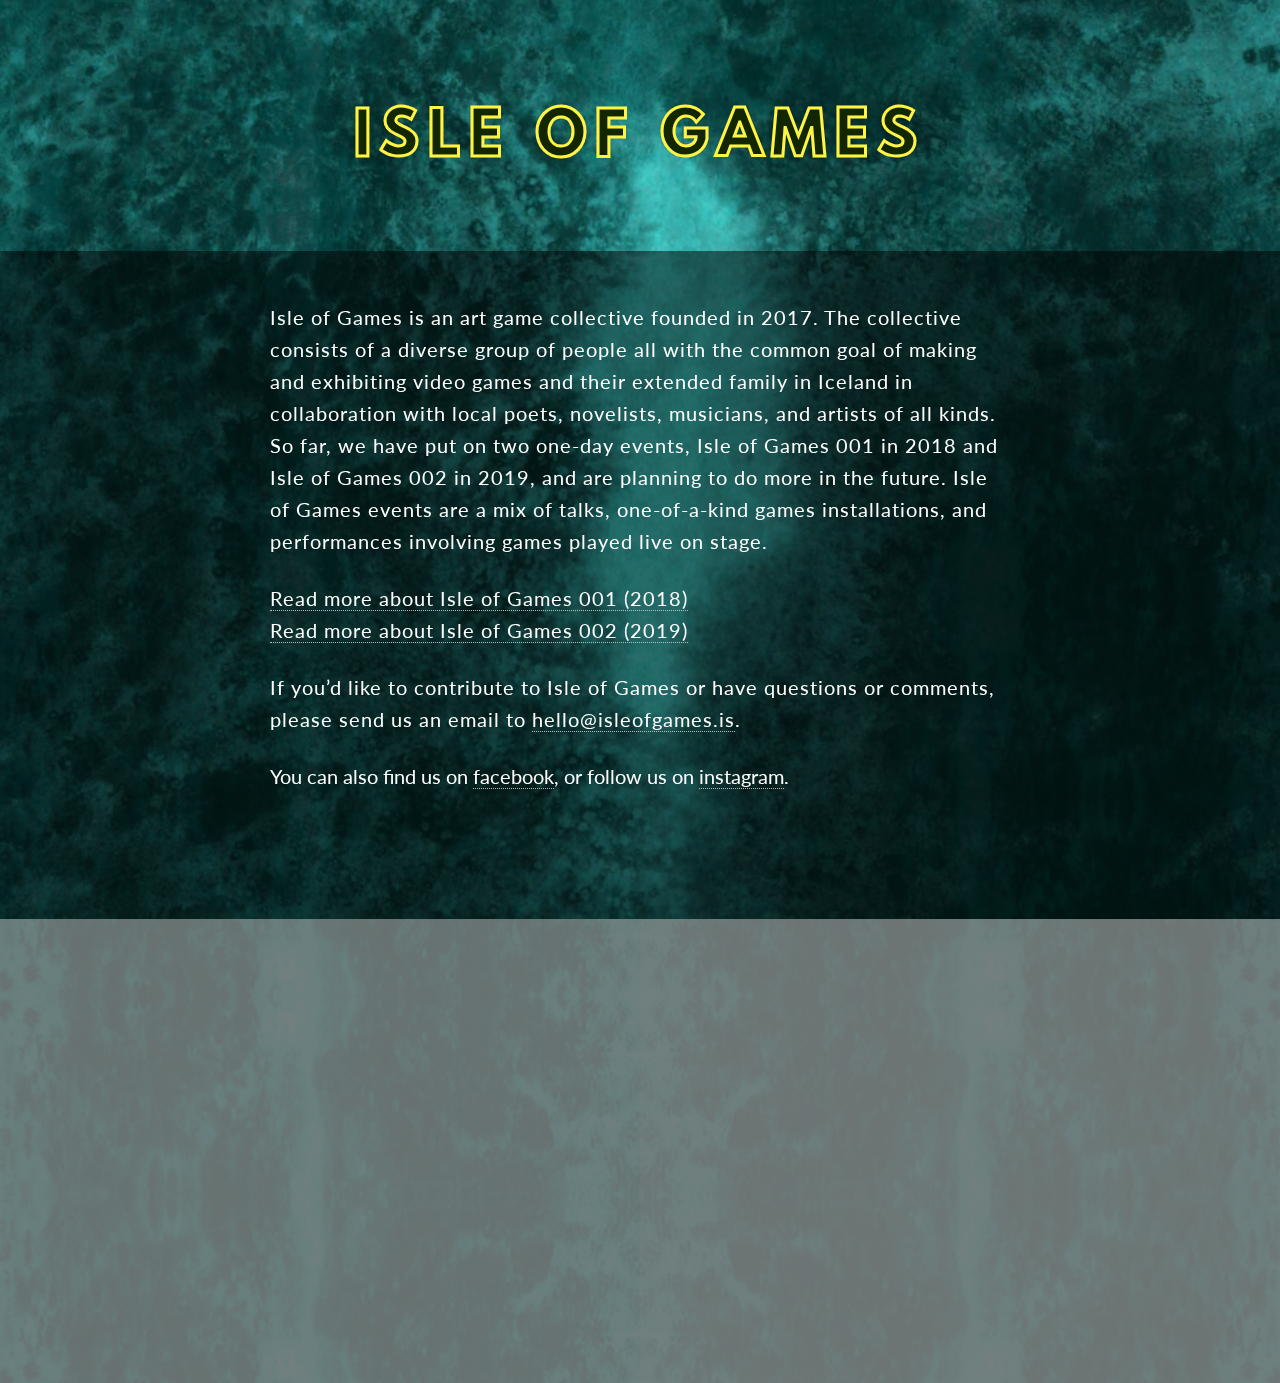
<file: htdocs/index.html>
<!DOCTYPE html>
<html lang="en">
<head>

  <!-- Basic Page Needs
  –––––––––––––––––––––––––––––––––––––––––––––––––– -->
  <meta charset="utf-8">
  <title>Isle of Games</title>
  <meta property="og:type" content="website" />
  <meta property="og:url" content="http://isleofgames.is/" /> 
  <meta property="og:title" content="Isle of Games" /> 
  <meta property="og:image" content="http://isleofgames.is/images/logo.png" />
  <meta name="description" content="Isle of Games is an art game collective founded in 2017. The collective consists of a diverse group of people all with the common goal of making and exhibiting video games and their extended family in Iceland in collaboration with local poets, novelists, musicians, and artists of all kinds. So far, we have put on two one-day events, Isle of Games 001 in 2018 and Isle of Games 002 in 2019, and are planning to do more in the future. Isle of Games events are a mix of talks, one-of-a-kind games installations, and performances involving games played live on stage.">
  <meta name="author" content="Isle of Games">
  <meta name="twitter:card" content="summary" />
  <meta name="twitter:site" content="@joonturbo" />
  <meta name="twitter:title" content="Isle of Games - Art and Games should be friends" />
  <meta name="twitter:description" content="Isle of Games is an art game collective founded in 2017. The collective consists of a diverse group of people all with the common goal of making and exhibiting video games and their extended family in Iceland in collaboration with local poets, novelists, musicians, and artists of all kinds. So far, we have put on two one-day events, Isle of Games 001 in 2018 and Isle of Games 002 in 2019, and are planning to do more in the future. Isle of Games events are a mix of talks, one-of-a-kind games installations, and performances involving games played live on stage." />
  <meta name="twitter:image" content="http://isleofgames.is/images/logo.png" />
  <!-- Mobile Specific Metas
  –––––––––––––––––––––––––––––––––––––––––––––––––– -->
  <meta name="viewport" content="width=device-width, initial-scale=1">

  <!-- FONT
  –––––––––––––––––––––––––––––––––––––––––––––––––– -->
  <link href="//fonts.googleapis.com/css?family=Lato:400,700,900&display=swap" rel="stylesheet" type="text/css">

  <!-- CSS
  –––––––––––––––––––––––––––––––––––––––––––––––––– -->
  <link rel="stylesheet" href="css/normalize.css?v=v7">
  <link rel="stylesheet" href="css/skeleton.css?v=v7">
  <link rel="stylesheet" href="css/custom.css?v=v7">
  <link rel="stylesheet" href="css/custom2.css?v=v7">
  <link rel="stylesheet" href="css/extra.css?v=v7">
  <link rel="stylesheet" href="css/modal.css?v=v7">


  <script type="text/javascript" src="js/lazyload.min.js"></script>
  <script type="text/javascript" src="js/main.js"></script>
  <script type="text/javascript" src="js/modal.js"></script>
  <script type="text/javascript" src="js/showdown.min.js"></script>
  

  <!-- Favicon
  –––––––––––––––––––––––––––––––––––––––––––––––––– -->
  <link rel="icon" type="image/png" href="images/favicon.png">


  <!-- Randomized images script
  –––––––––––––––––––––––––––––––––––––––––––––––––– -->
  <script type="text/javascript">

var random_images_array = ['iog01.jpg', 'iog02.jpg', 'iog03.jpg', 'iog04.jpg', 'iog05.jpg'];
var random_images_array_2 = ['iog06.jpg', 'iog07.jpg', 'iog08.jpg', 'iog09.jpg'];

function getRandomImage(imgAr, path) {
    path = path || 'images/iog001/'; 
    var num = Math.floor( Math.random() * imgAr.length );
    var img = imgAr[ num ];
    var imgStr = '<img src="' + path + img + '" alt = "" class="u-max-full-width">';
    document.write(imgStr); document.close();
}

function getRandomImage2(imgAr, path) {
    path = path || 'images/iog001/'; 
    var num = Math.floor( Math.random() * imgAr.length );
    var img = imgAr[ num ];
    var imgStr = '<img src="' + path + img + '" alt = "" class="u-max-full-width">';
    document.write(imgStr); document.close();
}

</script>
</head>
<body class="mainbody">

  <div class="patternbg">
    <!-- Primary Page Layout
    –––––––––––––––––––––––––––––––––––––––––––––––––– -->
    
    
    <section class="section1" id="home">
      <div> <!-- class="container">-->
        <!-- <div class="space-25">&nbsp;</div> -->
        <!-- <div class="row">
          <div style="text-align:center">
            <img class="u-max-full-width logo" style="max-width:600px;" src="images/logo_002b.png">
          </div>
        </div> -->

        <div class="space-50">&nbsp;</div>

        <div class="row">
          <div style="text-align:center" >
            <h2 class="title"> ISLE OF GAMES</h1>
          </div>
        </div>
        <div class="space-25">&nbsp;</div>


      </div>
    </section>
 <section class="section2 teal-bg" id="home">
    <div class="container">
      <div class="space-25">&nbsp;</div>

      <div class="row markdown">
        <div class="twelve columns biggish">
          <p>Isle of Games is an art game collective founded in 2017. The collective consists of a diverse group of people all with the common goal of making and exhibiting video games and their extended family in Iceland in collaboration with local poets, novelists, musicians, and artists of all kinds. So far, we have put on two one-day events, Isle of Games 001 in 2018 and Isle of Games 002 in 2019, and are planning to do more in the future. Isle of Games events are a mix of talks, one-of-a-kind games installations, and performances involving games played live on stage.</p>
          <p><a href="2018/">Read more about Isle of Games 001 (2018)</a><br>
          <a href="2019/">Read more about Isle of Games 002 (2019)</a></p>
          <p>If you’d like to contribute to Isle of Games or have questions or comments, please send us an email to <a href="mailto:hello@isleofgames.is">hello@isleofgames.is</a>.</p>

          You can also find us on <a href="https://www.facebook.com/isleofgamesfestival/">facebook</a>, or follow us on <a href="https://www.instagram.com/isleofgames/">instagram</a>.</p>


          <div class="space-25">&nbsp;</div>
      </div>
      <div class='twelve columns video-container'><iframe src='https://www.youtube.com/embed/mGDWNNdFh2Y?vq=hd720' frameborder='0' allow='accelerometer; autoplay; encrypted-media; gyroscope; picture-in-picture' allowfullscreen></iframe></div>

                <div class="space-25">&nbsp;</div>

          <div class="space-25">&nbsp;</div>

          <div class="space-25">&nbsp;</div>



    </div>
    </div>
  </section>

  <!-- End Document
  –––––––––––––––––––––––––––––––––––––––––––––––––– -->
</body>
</html>
</file>
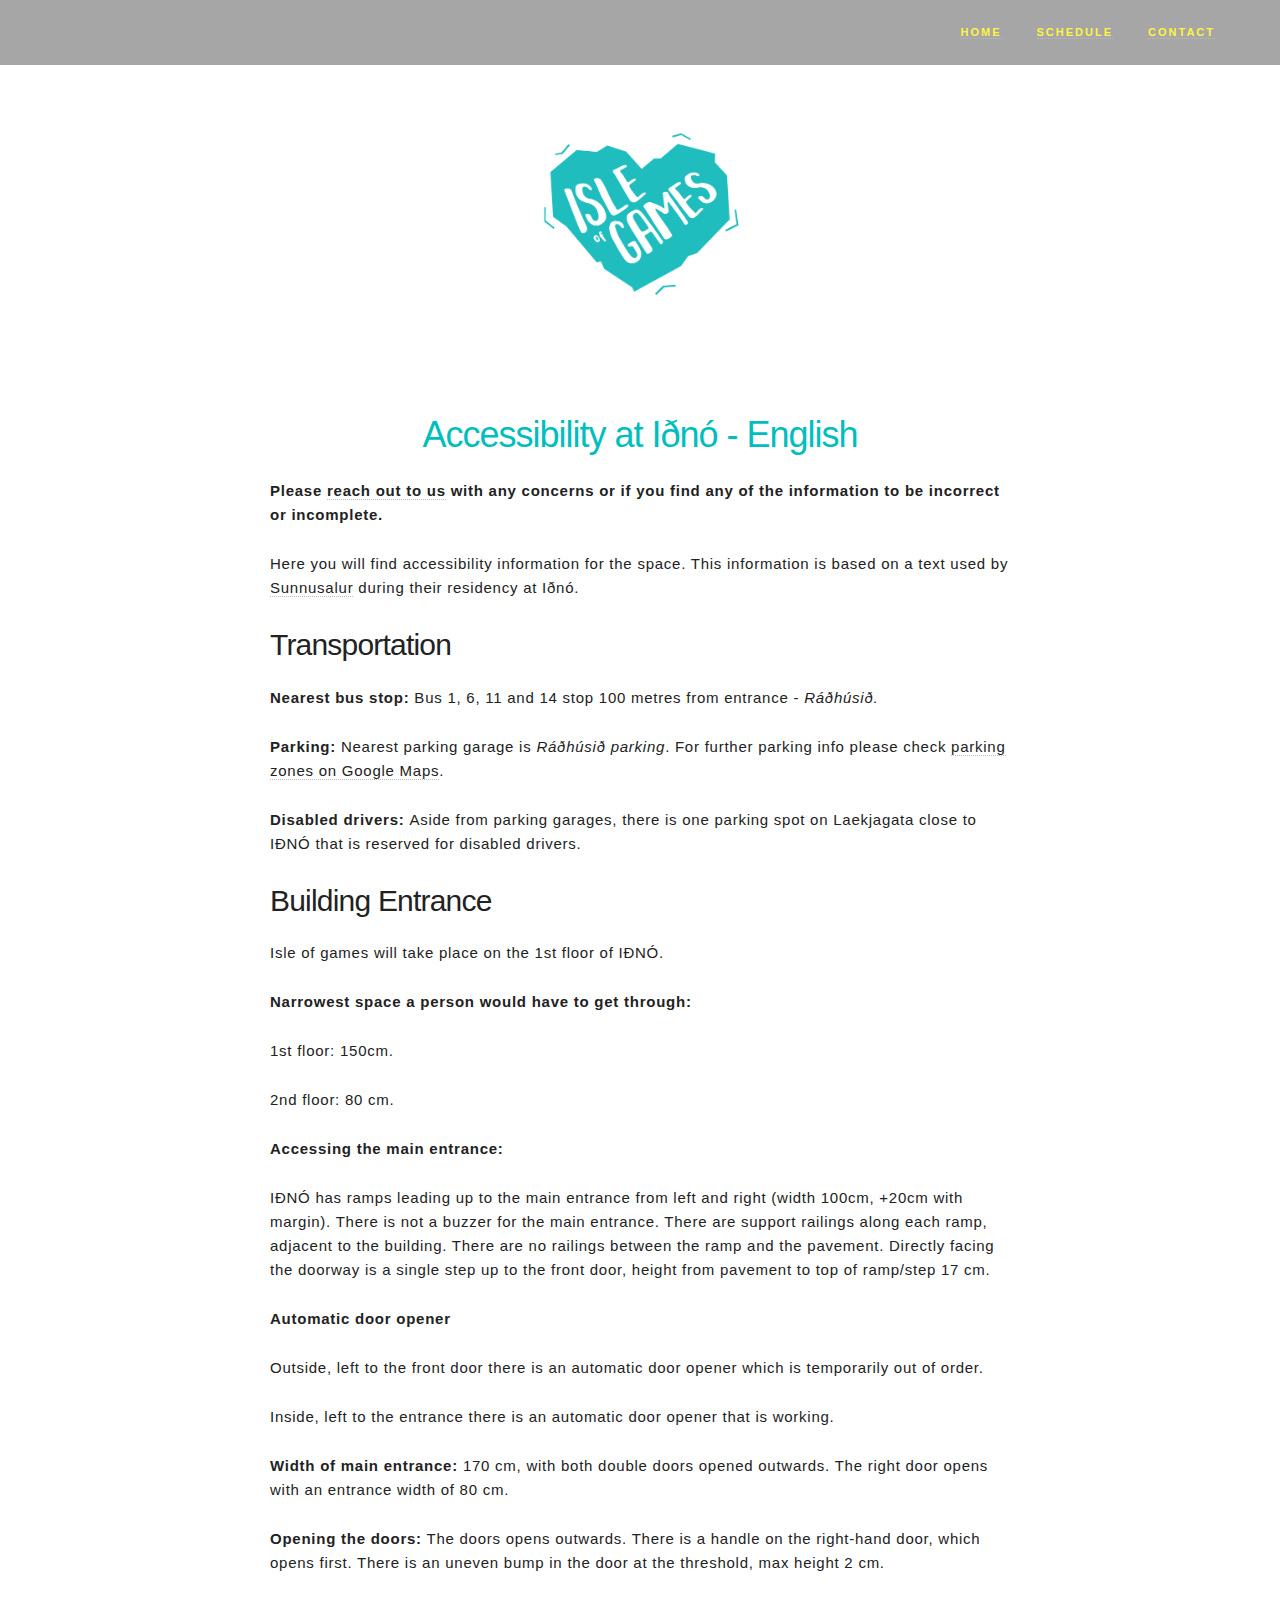
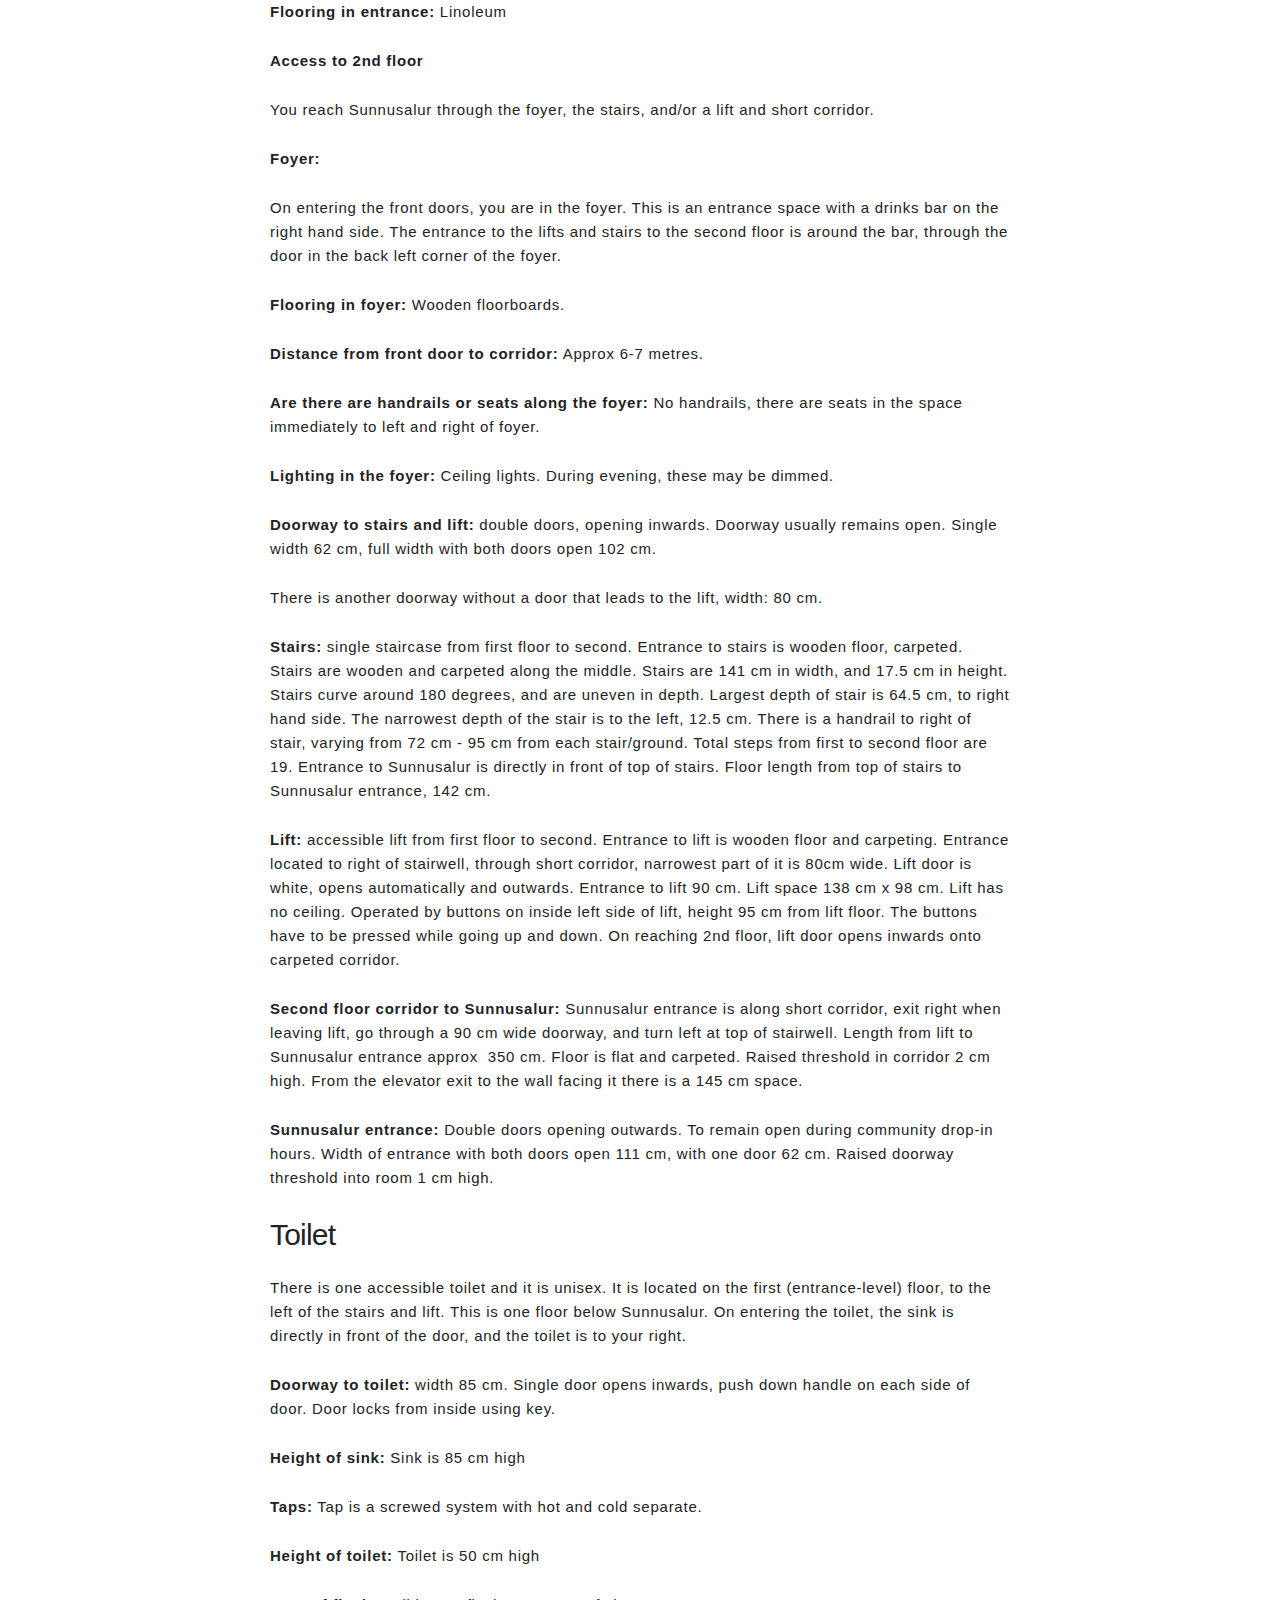
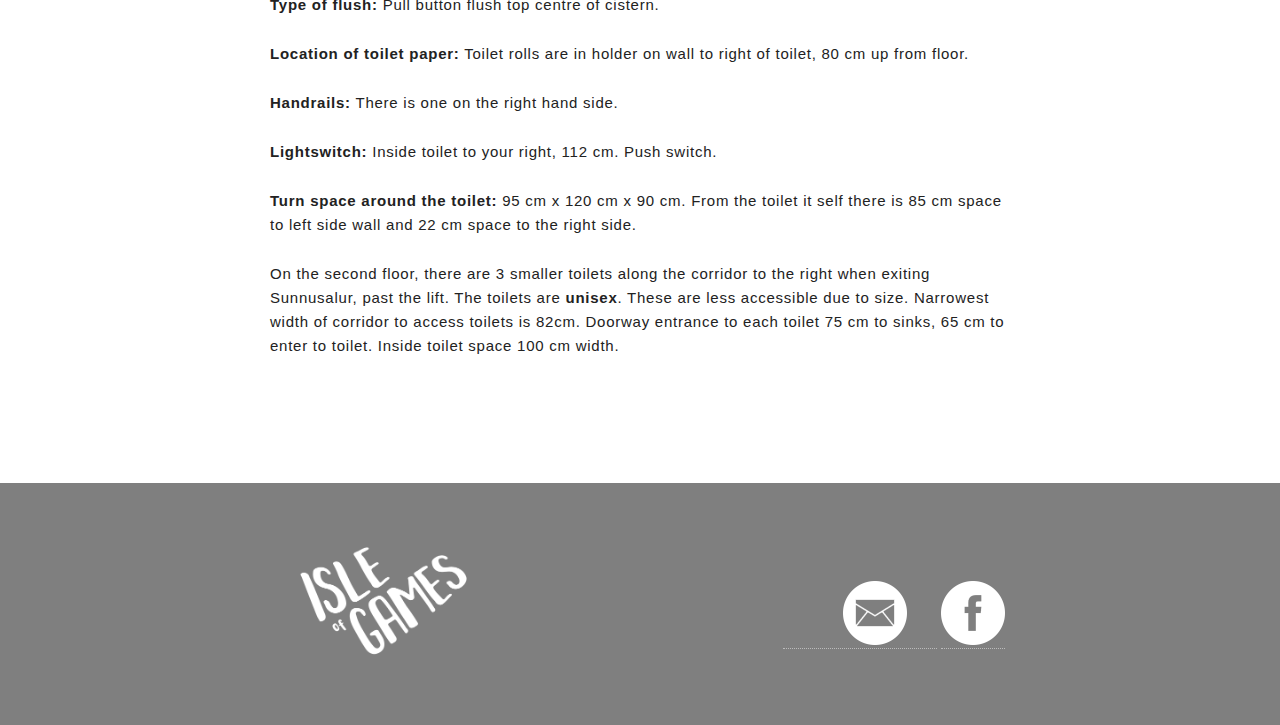
<file: htdocs/accessibility/index.html>
<!DOCTYPE html>
<html lang="en">
<head>

  <!-- Basic Page Needs
  –––––––––––––––––––––––––––––––––––––––––––––––––– -->
  <meta charset="utf-8">
  <title>Isle of Games</title>
  <meta name="description" content="">
  <meta name="author" content="">

  <!-- Mobile Specific Metas
  –––––––––––––––––––––––––––––––––––––––––––––––––– -->
  <meta name="viewport" content="width=device-width, initial-scale=1">

  <!-- FONT
  –––––––––––––––––––––––––––––––––––––––––––––––––– -->
  <link href="//fonts.googleapis.com/css?family=Raleway:400,300,600" rel="stylesheet" type="text/css">

  <!-- CSS
  –––––––––––––––––––––––––––––––––––––––––––––––––– -->
  <link rel="stylesheet" href="../css/normalize.css?v=v5">
  <link rel="stylesheet" href="../css/skeleton.css?v=v5">
  <link rel="stylesheet" href="../css/custom.css?v=v5">
  <link rel="stylesheet" href="../css/extra.css?v=v5">
  <link rel="stylesheet" href="../css/modal.css?v=v5">


  <!-- Favicon
  –––––––––––––––––––––––––––––––––––––––––––––––––– -->
  <link rel="icon" type="image/png" href="../images/favicon.png">

</head>
<body>

  <!-- Primary Page Layout
  –––––––––––––––––––––––––––––––––––––––––––––––––– -->
  
  <nav class="navbar">
    <div class="row">
      <ul class="navbar-list">
        <li class="navbar-item"><a class="navbar-link" href="../#contact">Contact</a></li>
        <li class="navbar-item"><a class="navbar-link" href="../#event">Schedule</a></li>
        <li class="navbar-item"><a class="navbar-link" href="../#">Home</a></li>
      </ul>
    </div>
  </nav>


  <section class="section1" id="home">
    <div class="container">
      <div class="space-25">&nbsp;</div>
      <div class="row">
        <div class="four columns">&nbsp;</div>
        <div class="four columns">
          <div style="text-align:center">
            <img class="u-max-full-width" src="../images/logo.png">
          </div>
        </div>
        <div class="four columns">&nbsp;</div>
        
      </div>

      <div class="space-50">&nbsp;</div>

      <div class="row" >
        <h3 class="teal center">Accessibility at I&eth;n&oacute; - English</h3>
          <p><strong>Please </strong><a href="http://isleofgames.is/#contact" target="_blank"><strong>reach out to us</strong></a><strong> with any concerns or if you find any of the information to be incorrect or incomplete.</strong></p>
          <p>Here you will find accessibility information for the space. This information is based on a text used by <a target="_blank" href="https://andrymi.org/">Sunnusalur</a> during their residency at I&eth;n&oacute;. </p>
          <h4>Transportation </h4>
          <p><strong>Nearest bus stop:</strong> Bus 1, 6, 11 and 14 stop 100 metres from entrance - <em>R&aacute;&eth;h&uacute;si&eth;.</em></p>
          <p><strong>Parking:</strong> Nearest parking garage is <em>R&aacute;&eth;h&uacute;si&eth; parking</em>. For further parking info please check <a href="https://www.google.com/maps/d/embed?mid=zWqI419GVaTs.kU4XVjJMCbT0" target="_blank">parking zones on Google Maps</a>.</p>
          <p><strong>Disabled drivers: </strong>Aside from parking garages, there is one parking spot on Laekjagata close to I&ETH;N&Oacute; that is reserved for disabled drivers.</p>
          <h4>Building Entrance</h4>
          <p>Isle of games will take place on the 1st floor of I&ETH;N&Oacute;.</p>
          <p><strong>Narrowest space a person would have to get through:</strong></p>
          <p>1st floor: 150cm.</p>
          <p>2nd floor: 80 cm. </p>
          <p><strong>Accessing the main entrance:</strong></p>
          <p>I&ETH;N&Oacute; has ramps leading up to the main entrance from left and right (width 100cm, +20cm with margin). There is not a buzzer for the main entrance. There are support railings along each ramp, adjacent to the building. There are no railings between the ramp and the pavement. Directly facing the doorway is a single step up to the front door, height from pavement to top of ramp/step 17 cm.</p>
          <p><strong>Automatic door opener</strong></p>
          <p>Outside, left to the front door there is an automatic door opener which is temporarily out of order.</p>
          <p>Inside, left to the entrance there is an automatic door opener that is working. </p>
          <p><strong>Width of main entrance:</strong> 170 cm, with both double doors opened outwards. The right door opens with an entrance width of 80 cm.</p>
          <p><strong>Opening the doors:</strong> The doors opens outwards. There is a handle on the right-hand door, which opens first. There is an uneven bump in the door at the threshold, max height 2 cm.</p>
          <p><strong>Flooring in entrance:</strong> Linoleum</p>
          <p><strong>Access to 2nd floor</strong></p>
          <p>You reach Sunnusalur through the foyer, the stairs, and/or a lift and short corridor.</p>
          <p><strong>Foyer: </strong></p>
          <p>On entering the front doors, you are in the foyer. This is an entrance space with a drinks bar on the right hand side. The entrance to the lifts and stairs to the second floor is around the bar, through the door in the back left corner of the foyer.</p>
          <p><strong>Flooring in foyer:</strong> Wooden floorboards.</p>
          <p><strong>Distance from front door to corridor:</strong> Approx 6-7 metres.</p>
          <p><strong>Are there are handrails or seats along the foyer:</strong> No handrails, there are seats in the space immediately to left and right of foyer.</p>
          <p><strong>Lighting in the foyer:</strong> Ceiling lights. During evening, these may be dimmed.</p>
          <p><strong>Doorway to stairs and lift: </strong>double doors, opening inwards. Doorway usually remains open. Single width 62 cm, full width with both doors open 102 cm.</p>
          <p>There is another doorway without a door that leads to the lift, width: 80 cm.</p>
          <p><strong>Stairs:</strong> single staircase from first floor to second. Entrance to stairs is wooden floor, carpeted. Stairs are wooden and carpeted along the middle. Stairs are 141 cm in width, and 17.5 cm in height. Stairs curve around 180 degrees, and are uneven in depth. Largest depth of stair is 64.5 cm, to right hand side. The narrowest depth of the stair is to the left, 12.5 cm. There is a handrail to right of stair, varying from 72 cm - 95 cm from each stair/ground. Total steps from first to second floor are 19. Entrance to Sunnusalur is directly in front of top of stairs. Floor length from top of stairs to Sunnusalur entrance, 142 cm.</p>
          <p><strong>Lift:</strong> accessible lift from first floor to second. Entrance to lift is wooden floor and carpeting. Entrance located to right of stairwell, through short corridor, narrowest part of it is 80cm wide. Lift door is white, opens automatically and outwards. Entrance to lift 90 cm. Lift space 138 cm x 98 cm. Lift has no ceiling. Operated by buttons on inside left side of lift, height 95 cm from lift floor. The buttons have to be pressed while going up and down. On reaching 2nd floor, lift door opens inwards onto carpeted corridor. </p>
          <p><strong>Second floor corridor to Sunnusalur:</strong> Sunnusalur entrance is along short corridor, exit right when leaving lift, go through a 90 cm wide doorway, and turn left at top of stairwell. Length from lift to Sunnusalur entrance approx &nbsp;350 cm. Floor is flat and carpeted. Raised threshold in corridor 2 cm high. From the elevator exit to the wall facing it there is a 145 cm space.</p>
          <p><strong>Sunnusalur entrance: </strong>Double doors opening outwards. To remain open during community drop-in hours. Width of entrance with both doors open 111 cm, with one door 62 cm. Raised doorway threshold into room 1 cm high.</p>
          <h4>Toilet</h4>
          <p>There is one accessible toilet and it is unisex. It is located on the first (entrance-level) floor, to the left of the stairs and lift. This is one floor below Sunnusalur. On entering the toilet, the sink is directly in front of the door, and the toilet is to your right.</p>
          <p><strong>Doorway to toilet: </strong>width 85 cm. Single door opens inwards, push down handle on each side of door. Door locks from inside using key.</p>
          <p><strong>Height of sink:</strong> Sink is 85 cm high</p>
          <p><strong>Taps:</strong> Tap is a screwed system with hot and cold separate.</p>
          <p><strong>Height of toilet:</strong> Toilet is 50 cm high</p>
          <p><strong>Type of flush:</strong> Pull button flush top centre of cistern.</p>
          <p><strong>Location of toilet paper:</strong> Toilet rolls are in holder on wall to right of toilet, 80 cm up from floor.</p>
          <p><strong>Handrails:</strong> There is one on the right hand side.</p>
          <p><strong>Lightswitch:</strong> Inside toilet to your right, 112 cm. Push switch.</p>
          <p><strong>Turn space around the toilet:</strong> 95 cm x 120 cm x 90 cm. From the toilet it self there is 85 cm space to left side wall and 22 cm space to the right side.</p>
          <p>On the second floor, there are 3 smaller toilets along the corridor to the right when exiting Sunnusalur, past the lift. The toilets are <strong>unisex</strong>. These are less accessible due to size. Narrowest width of corridor to access toilets is 82cm. Doorway entrance to each toilet 75 cm to sinks, 65 cm to enter to toilet. Inside toilet space 100 cm width.</p>

      </div>

      
      <div class="space-50">&nbsp;</div>

    </div>
  </section>


  <section class="section4 teal-bg" id="contact">
    <div class="container">
      <div class="space-25">&nbsp;</div>

      <div class="row">
        <div class="four columns">
          <div style="text-align:center">
            <img class="u-max-full-width" src="../images/logotextwhite.png">
          </div>
        </div>
        <div class="four columns">&nbsp;</div>
        <div class="four columns">
          <a href="mailto:hello@isleofgames.is"><img style="width:64px; margin-top: 48px; margin-right: 30px; margin-left: 60px;" src="../images/email.png"></a>
          <a href="https://www.facebook.com/isleofgamesfestival/" target="_blank"><img style="width:64px" src="../images/fb.png"></a>
        </div>
      </div>
      <div class="space-25">&nbsp;</div>
    </div>
  </section>
  
  


<!-- End Document
  –––––––––––––––––––––––––––––––––––––––––––––––––– -->
</body>
</html>
</file>
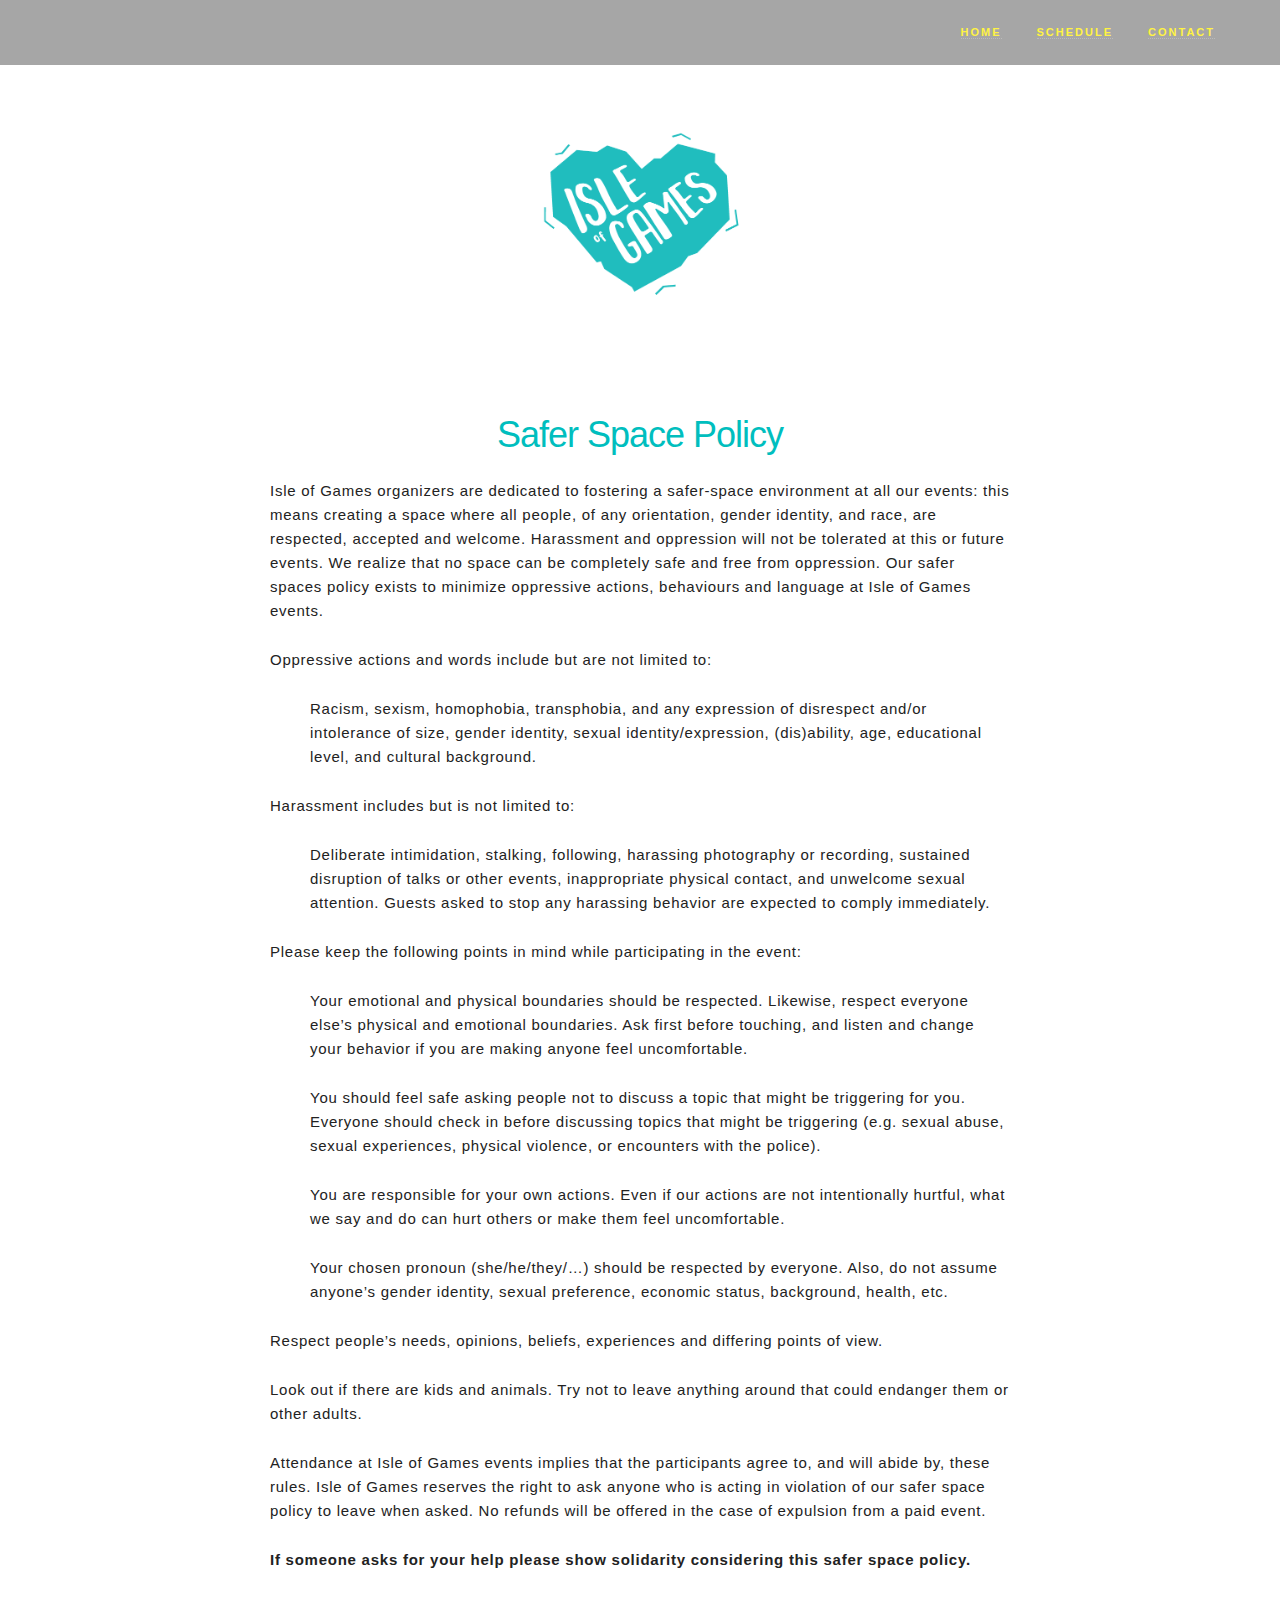
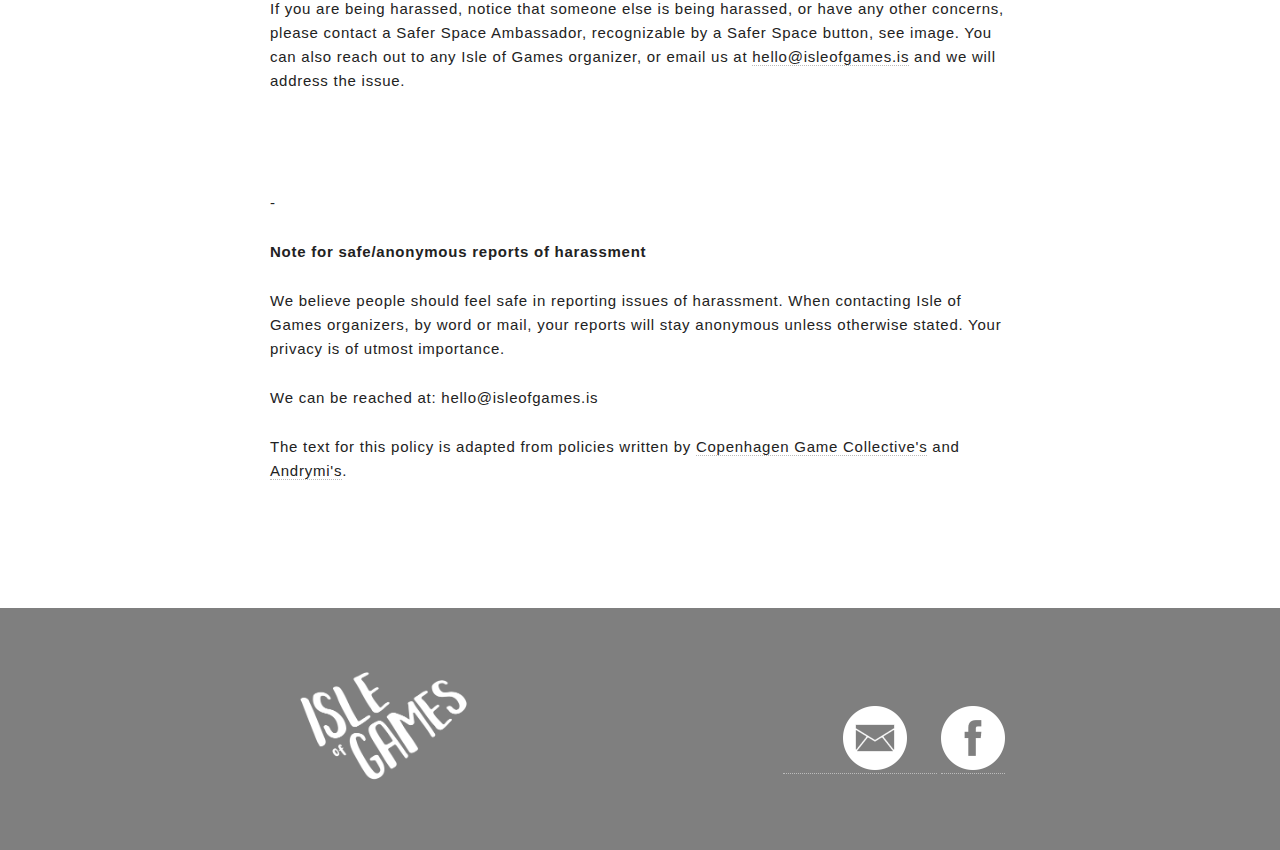
<file: htdocs/saferspace/index.html>
<!DOCTYPE html>
<html lang="en">
<head>

  <!-- Basic Page Needs
  –––––––––––––––––––––––––––––––––––––––––––––––––– -->
  <meta charset="utf-8">
  <title>Isle of Games</title>
  <meta name="description" content="">
  <meta name="author" content="">

  <!-- Mobile Specific Metas
  –––––––––––––––––––––––––––––––––––––––––––––––––– -->
  <meta name="viewport" content="width=device-width, initial-scale=1">

  <!-- FONT
  –––––––––––––––––––––––––––––––––––––––––––––––––– -->
  <link href="//fonts.googleapis.com/css?family=Raleway:400,300,600" rel="stylesheet" type="text/css">

  <!-- CSS
  –––––––––––––––––––––––––––––––––––––––––––––––––– -->
  <link rel="stylesheet" href="../css/normalize.css?v=v5">
  <link rel="stylesheet" href="../css/skeleton.css?v=v5">
  <link rel="stylesheet" href="../css/custom.css?v=v5">
  <link rel="stylesheet" href="../css/extra.css?v=v5">
  <link rel="stylesheet" href="../css/modal.css?v=v5">


  <!-- Favicon
  –––––––––––––––––––––––––––––––––––––––––––––––––– -->
  <link rel="icon" type="image/png" href="../images/favicon.png">

</head>
<body>

  <!-- Primary Page Layout
  –––––––––––––––––––––––––––––––––––––––––––––––––– -->

  <nav class="navbar">
    <div class="row">
      <ul class="navbar-list">
        <li class="navbar-item"><a class="navbar-link" href="../#contact">Contact</a></li>
        <li class="navbar-item"><a class="navbar-link" href="../#event">Schedule</a></li>
        <li class="navbar-item"><a class="navbar-link" href="../#">Home</a></li>
      </ul>
    </div>
  </nav>



  <section class="section1" id="home">
    <div class="container">
      <div class="space-25">&nbsp;</div>
      <div class="row">
        <div class="four columns">&nbsp;</div>
        <div class="four columns">
          <div style="text-align:center">
            <img class="u-max-full-width" src="../images/logo.png">
          </div>
        </div>
        <div class="four columns">&nbsp;</div>
        
      </div>

      <div class="space-50">&nbsp;</div>

      <div class="row" >
        <h3 class="teal center">Safer Space Policy</h3>
        <p>Isle of Games organizers are dedicated to fostering a safer-space environment at all our events: this means creating a space where all people, of any orientation, gender identity, and race, are respected, accepted and welcome. Harassment and oppression will not be tolerated at this or future events. We realize that no space can be completely safe and free from oppression. Our safer spaces policy exists to minimize oppressive actions, behaviours and language at Isle of Games events.</p>
        <p>Oppressive actions and words include but are not limited to: </p>
        <p class="quote">Racism, sexism, homophobia, transphobia, and any expression of disrespect and/or intolerance of size, gender identity, sexual identity/expression, (dis)ability, age, educational level, and cultural background.</p>
        <p>Harassment includes but is not limited to:</p>
        <p class="quote">Deliberate intimidation, stalking, following, harassing photography or recording, sustained disruption of talks or other events, inappropriate physical contact, and unwelcome sexual attention. Guests asked to stop any harassing behavior are expected to comply immediately.</p>
        <p>Please keep the following points in mind while participating in the event:</p>
        <p class="quote">Your emotional and physical boundaries should be respected. Likewise, respect everyone else&rsquo;s physical and emotional boundaries. Ask first before touching, and listen and change your behavior if you are making anyone feel uncomfortable.</p>
        <p class="quote">You should feel safe asking people not to discuss a topic that might be triggering for you. Everyone should check in before discussing topics that might be triggering (e.g. sexual abuse, sexual experiences, physical violence, or encounters with the police).</p>
        <p class="quote">You are responsible for your own actions. Even if our actions are not intentionally hurtful, what we say and do can hurt others or make them feel uncomfortable.</p>
        <p class="quote">Your chosen pronoun (she/he/they/&hellip;) should be respected by everyone. Also, do not assume anyone&rsquo;s gender identity, sexual preference, economic status, background, health, etc.</p>
        <p>Respect people&rsquo;s needs, opinions, beliefs, experiences and differing points of view.</p>
        <p>Look out if there are kids and animals. Try not to leave anything around that could endanger them or other adults.</p>
        <p>Attendance at Isle of Games events implies that the participants agree to, and will abide by, these rules. Isle of Games reserves the right to ask anyone who is acting in violation of our safer space policy to leave when asked. No refunds will be offered in the case of expulsion from a paid event.</p>
        <p><strong>If someone asks for your help please show solidarity considering this safer space policy.</strong></p>
        <p>If you are being harassed, notice that someone else is being harassed, or have any other concerns, please contact a Safer Space Ambassador, recognizable by a Safer Space button, see image. You can also reach out to any Isle of Games organizer, or email us at <a href="mailto:hello@isleofgames.is">hello@isleofgames.is</a> and we will address the issue.</p>
        <p><br /><br /></p>
        <p>-</p>
        <p><strong>Note for safe/anonymous reports of harassment</strong></p>
        <p>We believe people should feel safe in reporting issues of harassment. When contacting Isle of Games organizers, by word or mail, your reports will stay anonymous unless otherwise stated. Your privacy is of utmost importance.</p>
        <p>We can be reached at: hello@isleofgames.is</p>
        <p>The text for this policy is adapted from policies written by 
        <a href="http://www.copenhagengamecollective.org/safer-space-policy/" target="_blank">Copenhagen Game Collective's</a> and <a href="https://andrymi.org/en/safer-space-policy-andrymi/" target="_blank">Andrymi's</a>.</p>
       
      </div>

      
      <div class="space-50">&nbsp;</div>

    </div>
  </section>


  <section class="section4 teal-bg" id="contact">
    <div class="container">
      <div class="space-25">&nbsp;</div>

      <div class="row">
        <div class="four columns">
          <div style="text-align:center">
            <img class="u-max-full-width" src="../images/logotextwhite.png">
          </div>
        </div>
        <div class="four columns">&nbsp;</div>
        <div class="four columns">
          <a href="mailto:hello@isleofgames.is"><img style="width:64px; margin-top: 48px; margin-right: 30px; margin-left: 60px;" src="../images/email.png"></a>
          <a href="https://www.facebook.com/isleofgamesfestival/" target="_blank"><img style="width:64px" src="../images/fb.png"></a>
        </div>
      </div>
      <div class="space-25">&nbsp;</div>
    </div>
  </section>
  
  


<!-- End Document
  –––––––––––––––––––––––––––––––––––––––––––––––––– -->
</body>
</html>
</file>
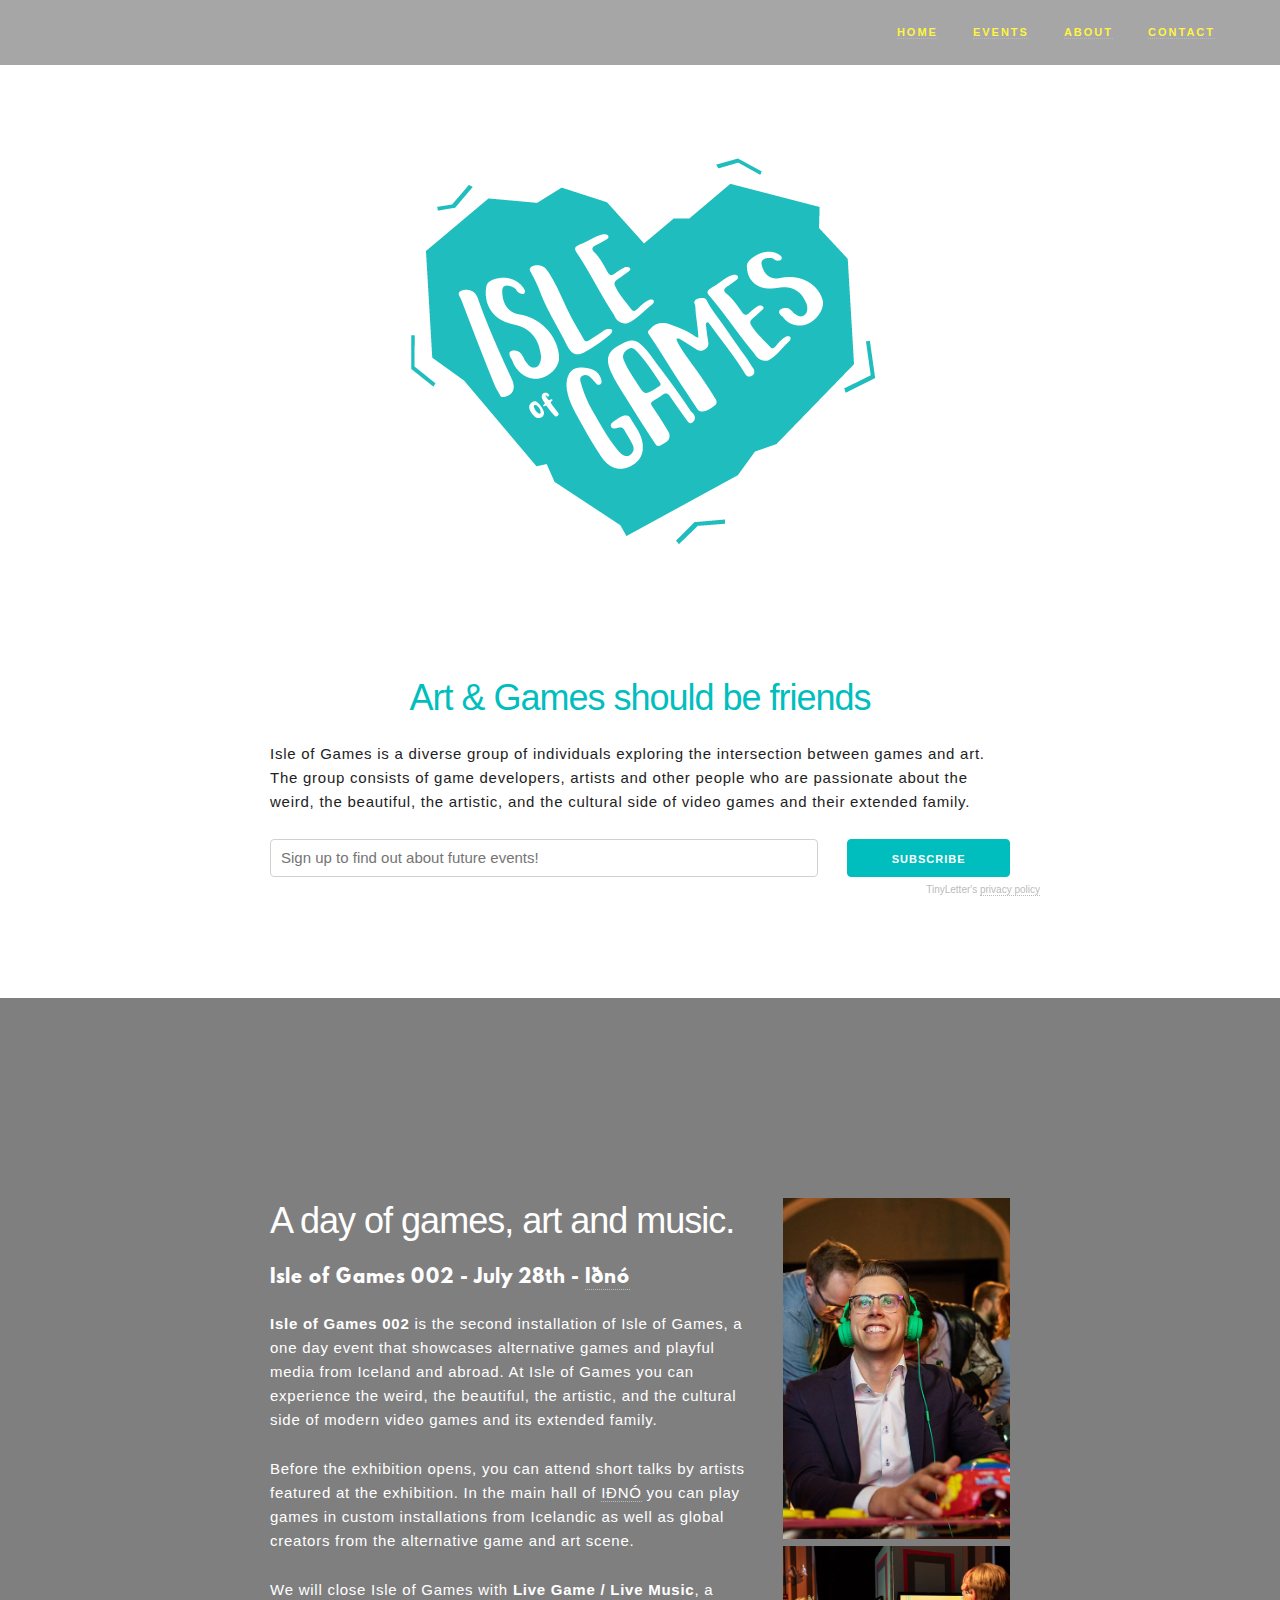
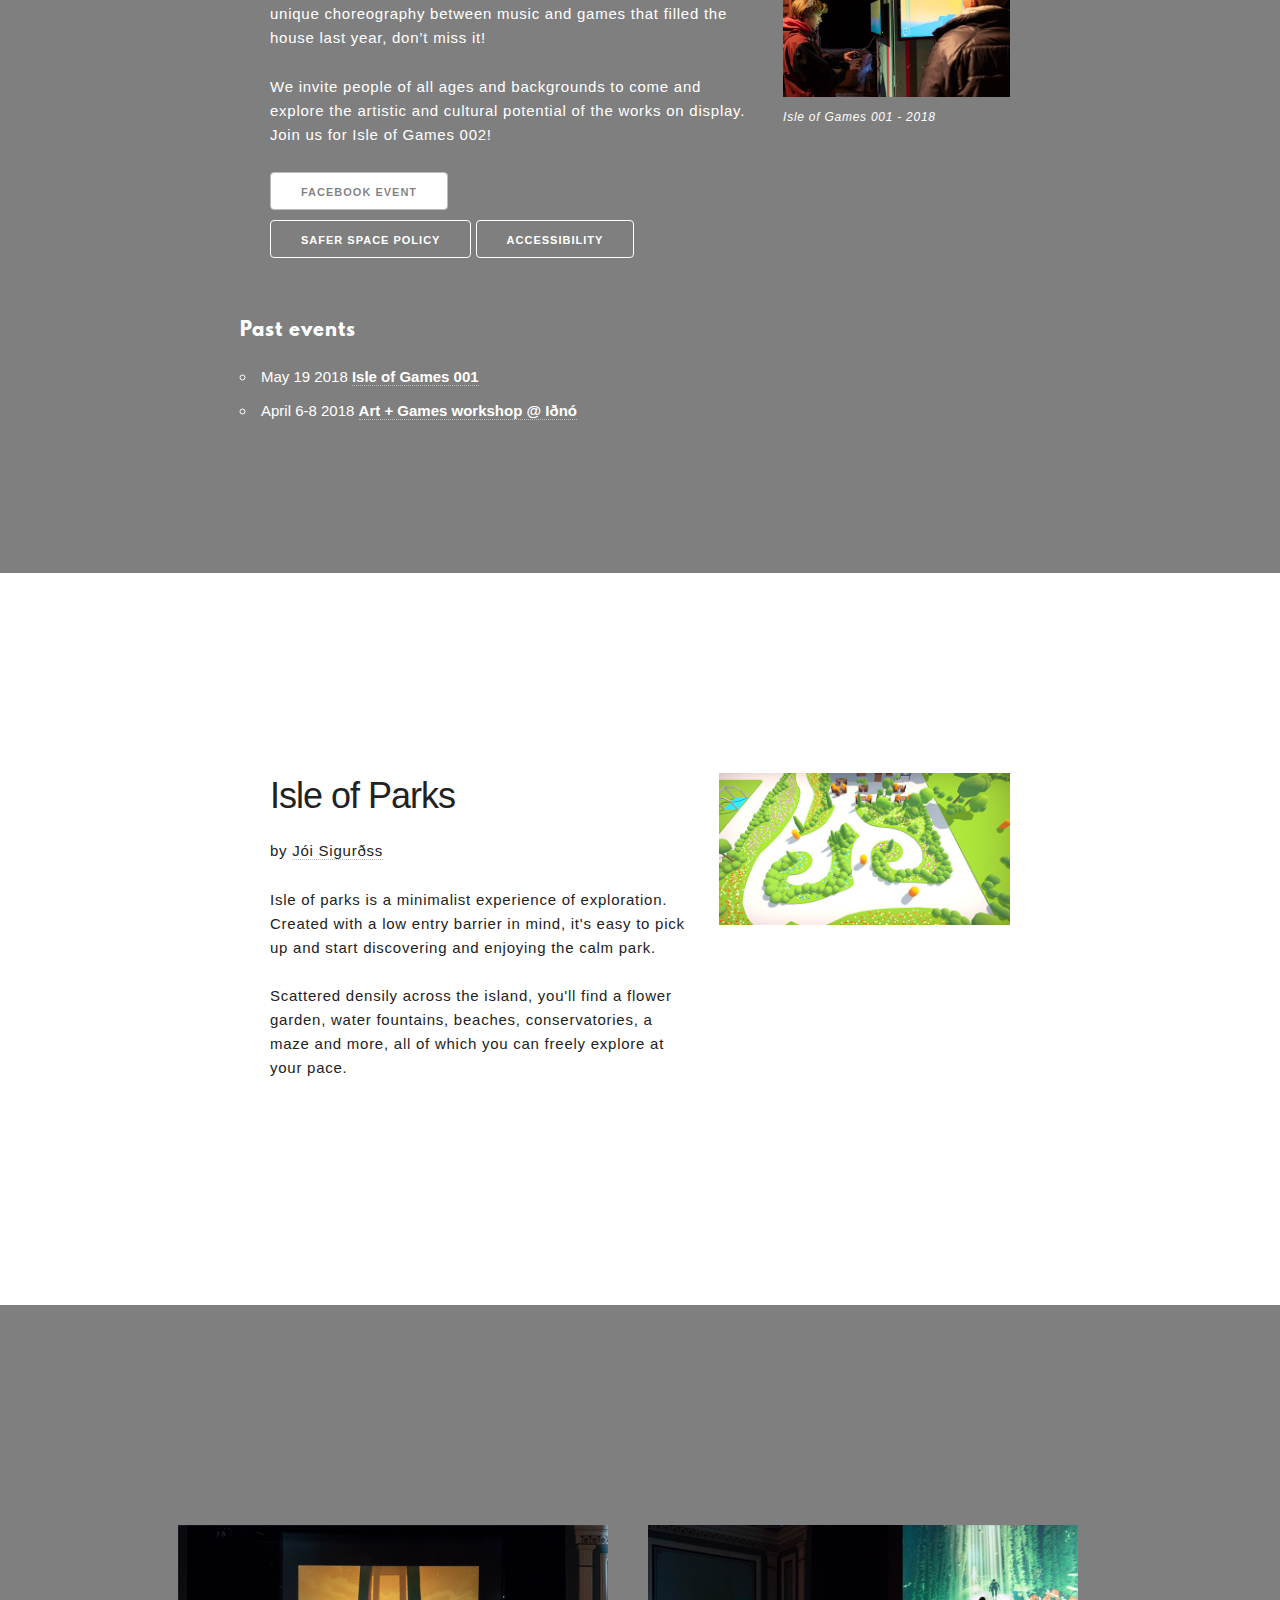
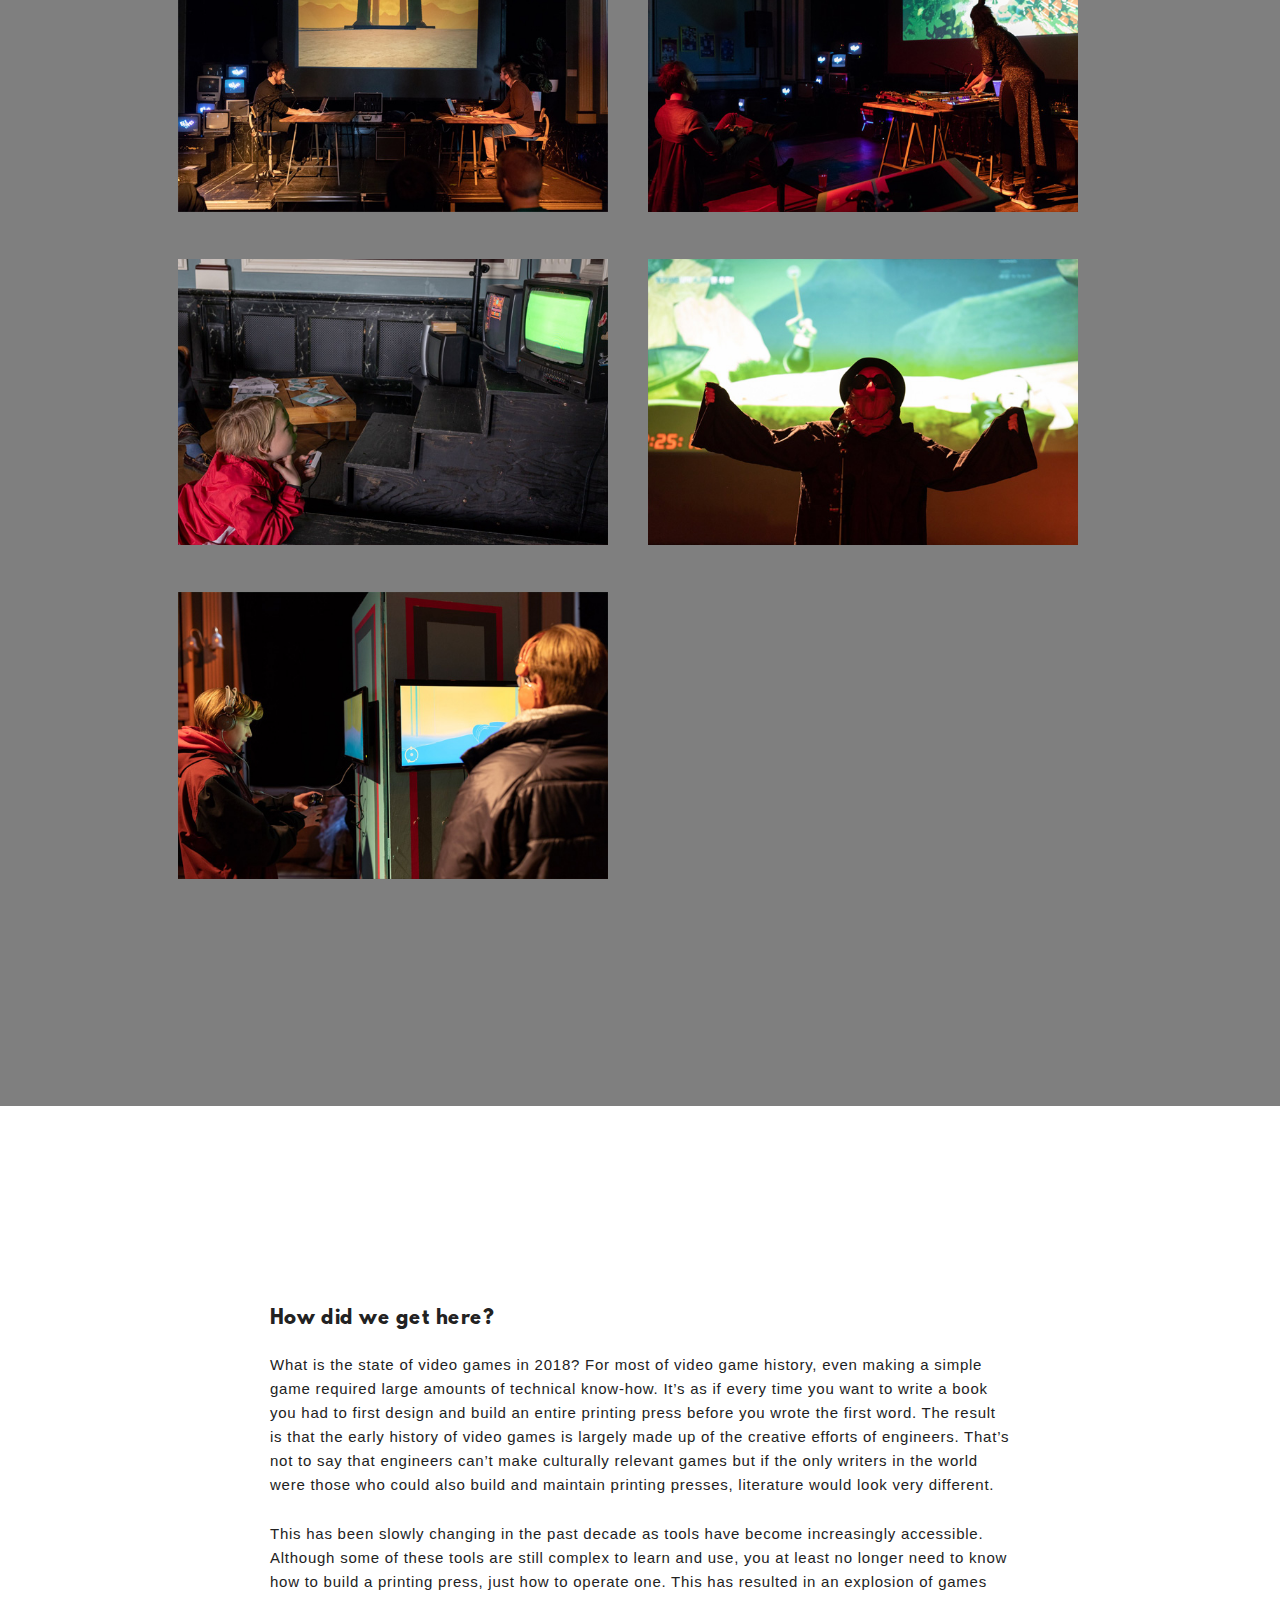
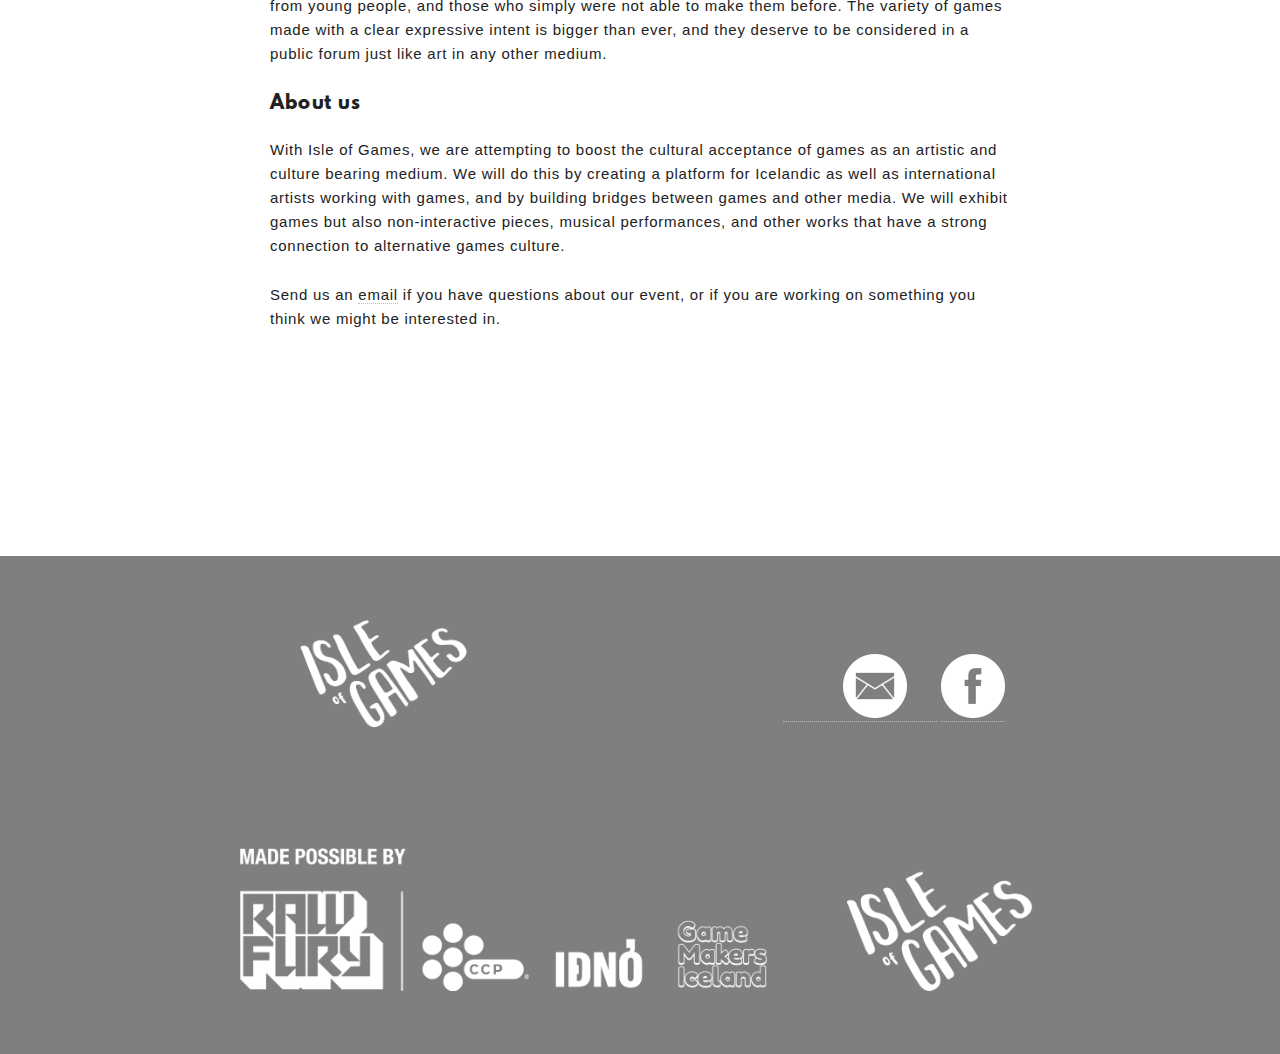
<file: htdocs/index-games.html>
<!DOCTYPE html>
<html lang="en">
<head>

  <!-- Basic Page Needs
  –––––––––––––––––––––––––––––––––––––––––––––––––– -->
  <meta charset="utf-8">
  <title>Isle of Games</title>
  <meta property="og:type" content="website" />
  <meta property="og:url" content="http://isleofgames.is/" /> 
  <meta property="og:title" content="Isle of Games" /> 
  <meta property="og:image" content="http://isleofgames.is/images/logo.png" />
  <meta name="description" content="Isle of Games is a diverse group of individuals exploring the intersection between games and art. 
  The group consists of game developers, artists and other people who are passionate about the weird, the beautiful, 
  the artistic and the cultural side of video games and their extended family.">
  <meta name="author" content="Isle of Games">
  <meta name="twitter:card" content="summary" />
  <meta name="twitter:site" content="@joonturbo" />
  <meta name="twitter:title" content="Isle of Games - Art and Games should be friends" />
  <meta name="twitter:description" content="Isle of Games is a diverse group of individuals exploring the intersection between games and art. 
  The group consists of game developers, artists and other people who are passionate about the weird, the beautiful, 
  the artistic and the cultural side of video games and their extended family." />
  <meta name="twitter:image" content="http://isleofgames.is/images/logo.png" />
  <!-- Mobile Specific Metas
  –––––––––––––––––––––––––––––––––––––––––––––––––– -->
  <meta name="viewport" content="width=device-width, initial-scale=1">

  <!-- FONT
  –––––––––––––––––––––––––––––––––––––––––––––––––– -->
  <link href="//fonts.googleapis.com/css?family=Raleway:400,300,600" rel="stylesheet" type="text/css">

  <!-- CSS
  –––––––––––––––––––––––––––––––––––––––––––––––––– -->
  <link rel="stylesheet" href="css/normalize.css">
  <link rel="stylesheet" href="css/skeleton.css">
  <link rel="stylesheet" href="css/custom.css">
  <link rel="stylesheet" href="css/extra.css">

  <!-- Favicon
  –––––––––––––––––––––––––––––––––––––––––––––––––– -->
  <link rel="icon" type="image/png" href="images/favicon.png">
  <!-- Randomized images script
  –––––––––––––––––––––––––––––––––––––––––––––––––– -->
  <script type="text/javascript">

var random_images_array = ['iog01.jpg', 'iog02.jpg', 'iog03.jpg', 'iog04.jpg', 'iog05.jpg'];
var random_images_array_2 = ['iog06.jpg', 'iog07.jpg', 'iog08.jpg', 'iog09.jpg'];

function getRandomImage(imgAr, path) {
    path = path || 'images/iog001/'; 
    var num = Math.floor( Math.random() * imgAr.length );
    var img = imgAr[ num ];
    var imgStr = '<img src="' + path + img + '" alt = "" class="u-max-full-width">';
    document.write(imgStr); document.close();
}

function getRandomImage2(imgAr, path) {
    path = path || 'images/iog001/'; 
    var num = Math.floor( Math.random() * imgAr.length );
    var img = imgAr[ num ];
    var imgStr = '<img src="' + path + img + '" alt = "" class="u-max-full-width">';
    document.write(imgStr); document.close();
}

</script>
</head>
<body>

  <!-- Primary Page Layout
  –––––––––––––––––––––––––––––––––––––––––––––––––– -->
  
  <nav class="navbar">
    <div class="row">
      <ul class="navbar-list">
        <li class="navbar-item"><a class="navbar-link" href="#contact">Contact</a></li>
        <li class="navbar-item"><a class="navbar-link" href="#about">About</a></li>
        <li class="navbar-item"><a class="navbar-link" href="#event">Events</a></li>
        <li class="navbar-item"><a class="navbar-link" href="#">Home</a></li>
      </ul>
    </div>
  </nav>


  <section class="section1" id="home">
    <div class="container">
      <div class="space-25">&nbsp;</div>
      <div class="row">
        <div style="text-align:center">
          <img class="u-max-full-width" src="images/logo.png">
        </div>
      </div>

      <div class="space-50">&nbsp;</div>

      <div class="row" >
        <h3 class="teal center">Art &amp; Games should be friends</h3>
        <p>
          Isle of Games is a diverse group of individuals exploring the intersection between games and art. 
          The group consists of game developers, artists and other people who are passionate about the weird, the beautiful, 
          the artistic, and the cultural side of video games and their extended family.
        </p>
      </div>

      <form action="https://tinyletter.com/IsleOfGames" method="post" target="popupwindow" 
      onsubmit="window.open('https://tinyletter.com/IsleOfGames', 'popupwindow', 'scrollbars=yes,width=800,height=600');return true">
        <div class="row">
          <div class="nine columns">
              <input type="text" style="width:100%; margin-bottom:0;" name="email" id="tlemail" placeholder="Sign up to find out about future events!" />
              <input type="hidden" value="1" name="embed"/>
          </div>
          <div class="three columns">
              <input  class="button-primary" style="width:100%; margin-bottom:0;" type="submit" value="Subscribe" />
          </div>
          
        </div>
        <div style="text-align:right;color:#bbb; font-size:10px; margin-top:5px;">TinyLetter's <a href="https://mailchimp.com/legal/privacy/" target="_blank">privacy policy</a></div>

      </form>

      <div class="space-50">&nbsp;</div>

    </div>
  </section>

  <section class="section2 teal-bg" id="event">
    <div class="container">
        <div class="space-100">&nbsp;</div>
        <div class="row" >
          <div class="eight columns">
            
            <h3>A day of games, art and music.</h3>
            <h5>Isle of Games 002 - July 28th - <a href="https://idnorvk.is/" target="_blank">Iðnó</a></h5>

            <p>
				<b>Isle of Games 002</b> is the second installation of Isle of Games, a one day event that showcases alternative games and playful media from Iceland and abroad.
				At Isle of Games you can experience the weird, the beautiful, the artistic, and the cultural side of modern video games and its extended family.
            </p>
            <p>
				Before the exhibition opens, you can attend short talks by artists featured at the exhibition. 
				In the main hall of <a href="https://idnorvk.is/" target="_blank">IÐNÓ</a> you can play games in custom installations from Icelandic as well as global creators from the alternative game and art scene.
            </p>
            <p>
                We will close Isle of Games with <b>Live Game / Live Music</b>, a unique choreography between music and games that filled the house last year, don’t miss it!
            </p>
			<p>
                We invite people of all ages and backgrounds to come and explore the artistic and cultural potential of the works on display.
				Join us for Isle of Games 002!
            </p>

            <a class="button button-on-teal" href="https://www.facebook.com/events/1215050655339604/" target="_blank">Facebook event</a>
            <br>            
            <a class="button button-on-teal2" href="./saferspace/">Safer space policy</a>
            <a class="button button-on-teal2" href="./accessibility/">Accessibility</a>
            
          </div>
          <div class="four columns">
            <!--<img class="u-max-full-width" src="images/iog001/iog07.jpg">-->
			<script type="text/javascript">getRandomImage2(random_images_array_2);</script>
			<script type="text/javascript">getRandomImage(random_images_array);</script>
            <p><small><i>Isle of Games 001 - 2018</i></small></p>
          </div>
        </div>
        <div class="space-25">&nbsp;</div>
        <h5>Past events</h5>
        <ul><li>
          May 19 2018 <a href="https://medium.com/@jonatan.van.hove/isle-of-games-001-f646f6e2cc27" target="_blank"><b>Isle of Games 001</b></a>
        </li>
		<li>
          April 6-8 2018 <a href="https://medium.com/@jonatan.van.hove/how-to-start-a-scene-bef6deb610d6" target="_blank"><b>Art + Games workshop @ Iðnó</b></a>
        </li></ul>
        <div class="space-75">&nbsp;</div>
      </div>
    </div>
  </section>

  <section class="section5" id="games">
    <div class="container">
		<div class="space-100">&nbsp;</div>
        <div class="row" >
          <div class="seven columns">
		  <h3>Isle of Parks</h3>
		  <p>by <a href="https://twitter.com/joisigurdss" target="_blank">Jói Sigurðss</a></p>

            <p>
				Isle of parks is a minimalist experience of exploration. Created with a low entry barrier in mind, it's easy to pick up and start discovering and enjoying the calm park.
				<br/><br/>
				Scattered densily across the island, you'll find a flower garden, water fountains, beaches, conservatories, a maze and more, all of which you can freely explore at your pace.
            </p>

          </div>
          <div class="five columns">
            <img class="u-max-full-width" src="images/iog002/games/isleofparks.jpg">
          </div>
        </div>
      </div>
	  <div class="space-100">&nbsp;</div>
    </div>
  </section>

	<section class="section6 teal-bg" id="photos">
		<div class="container for-photos">
			<div class="space-100">&nbsp;</div>
			<div class="row">
			<img class="image-for-photos u-max-full-width" src="images/iog001/iog01.jpg"><img class="u-max-full-width image-for-photos" src="images/iog001/iog02.jpg"><img class="u-max-full-width image-for-photos" src="images/iog001/iog03.jpg"><img class="image-for-photos u-max-full-width" src="images/iog001/iog04.jpg"><img class="u-max-full-width image-for-photos" src="images/iog001/iog05.jpg">
				<!--<div class="four columns">
					<img class="u-max-full-width" src="images/iog001/iog01.jpg">
									</div>
				<div class="four columns">
					<img class="u-max-full-width" src="images/iog001/iog02.jpg">
				</div>
				<div class="four columns">
					<img class="u-max-full-width" src="images/iog001/iog03.jpg">
				</div>
			</div>
			<div class="row">
				<div class="four columns">
					<img class="u-max-full-width" src="images/iog001/iog04.jpg">
				</div>
				<div class="four columns">
					<img class="u-max-full-width" src="images/iog001/iog05.jpg">
				</div>
				<div class="four columns">
					<img class="u-max-full-width" src="images/iog001/iog06.jpg">
				</div>
			</div>
			<div class="row">
				<div class="four columns">
					<img class="u-max-full-width" src="images/iog001/iog04.jpg">
				</div>
				<div class="four columns">
					<img class="u-max-full-width" src="images/iog001/iog05.jpg">
				</div>-->

			</div>
			<div class="space-100">&nbsp;</div>
		</div>
	</section>

  <section class="section3" id="about">
      <div class="container">
          <div class="space-100">&nbsp;</div>
          
          <div class="row" >
            <h5>How did we get here?</h5>
            
            <p>
              What is the state of video games in 2018? For most of video game history, even making a simple game required large amounts of technical know-how. 
              It’s as if every time you want to write a book you had to first design and build an entire printing press before you wrote the first word. 
              The result is that the early history of video games is largely made up of the creative efforts of engineers. 
              That’s not to say that engineers can’t make culturally relevant games but if the only writers in the world were those who could also build and 
              maintain printing presses, literature would look very different.
            </p>
            <p>
              This has been slowly changing in the past decade as tools have become increasingly accessible. 
              Although some of these tools are still complex to learn and use, you at least no longer need to know how to build a printing press, 
              just how to operate one. 
              This has resulted in an explosion of games from young people, and those who simply were not able to make them before.
              The variety of games made with a clear expressive intent is bigger than ever, and they deserve to be considered in a public forum just like art in any other medium.
            </p>
            <h5>About us</h5>
            <p>
              With Isle of Games, we are attempting to boost the cultural acceptance of games as an artistic and culture bearing medium. We will do this by creating a platform for Icelandic as well as international artists working with games, and by building bridges between games and other media. We will exhibit games but also non-interactive pieces, musical performances, and other works that have a strong connection to alternative games culture.
            </p>
            <p>
              Send us an  <a href="mailto:hello@isleofgames.is">email</a> if you have questions about our event, or if you are working on something you think we might be interested in.
            </p>
          </div>

          <div class="space-100">&nbsp;</div>

        </div>
      </div>
    </section>

    <section class="section4 teal-bg" id="contact">
      <div class="container">
        <div class="space-25">&nbsp;</div>

        <div class="row">
          <div class="four columns">
            <div style="text-align:center">
              <img class="u-max-full-width" src="images/logotextwhite.png">
            </div>
          </div>
          <div class="four columns">&nbsp;</div>
          <div class="four columns">
            <a href="mailto:hello@isleofgames.is"><img style="width:64px; margin-top: 48px; margin-right: 30px; margin-left: 60px;" src="images/email.png"></a>
            <a href="https://www.facebook.com/isleofgamesfestival/" target="_blank"><img style="width:64px" src="images/fb.png"></a>
          </div>
        </div>
        <div class="space-50">&nbsp;</div>

        <img class="u-max-full-width" src="images/sponsors.png">

        <div class="space-25">&nbsp;</div>
      </div>
    </section>
    
    <!-- testing auto deploy -->

<!-- End Document
  –––––––––––––––––––––––––––––––––––––––––––––––––– -->
</body>
</html>
</file>
<file: htdocs/css/skeleton.css>
/*
* Skeleton V2.0.4
* Copyright 2014, Dave Gamache
* www.getskeleton.com
* Free to use under the MIT license.
* http://www.opensource.org/licenses/mit-license.php
* 12/29/2014
*/


/* Table of contents
––––––––––––––––––––––––––––––––––––––––––––––––––
- Grid
- Base Styles
- Typography
- Links
- Buttons
- Forms
- Lists
- Code
- Tables
- Spacing
- Utilities
- Clearing
- Media Queries
*/


/* Grid
–––––––––––––––––––––––––––––––––––––––––––––––––– */
.container {
  position: relative;
  width: 100%;
  max-width: 960px;
  margin: 0 auto;
  padding: 0 20px;
  box-sizing: border-box; }
.column,
.columns {
  width: 100%;
  float: left;
  box-sizing: border-box; }

/* For devices larger than 400px */
@media (min-width: 400px) {
  .container {
    width: 85%;
    padding: 0; }
}

/* For devices larger than 550px */
@media (min-width: 550px) {
  .container {
    width: 80%; }
  .column,
  .columns {
    margin-left: 4%; }
  .column:first-child,
  .columns:first-child {
    margin-left: 0; }

  .one.column,
  .one.columns                    { width: 4.66666666667%; }
  .two.columns                    { width: 13.3333333333%; }
  .three.columns                  { width: 22%;            }
  .four.columns                   { width: 30.6666666667%; }
  .five.columns                   { width: 39.3333333333%; }
  .six.columns                    { width: 48%;            }
  .seven.columns                  { width: 56.6666666667%; }
  .eight.columns                  { width: 65.3333333333%; }
  .nine.columns                   { width: 74.0%;          }
  .ten.columns                    { width: 82.6666666667%; }
  .eleven.columns                 { width: 91.3333333333%; }
  .twelve.columns                 { width: 100%; margin-left: 0; }

  .one-third.column               { width: 30.6666666667%; }
  .two-thirds.column              { width: 65.3333333333%; }

  .one-half.column                { width: 48%; }

  /* Offsets */
  .offset-by-one.column,
  .offset-by-one.columns          { margin-left: 8.66666666667%; }
  .offset-by-two.column,
  .offset-by-two.columns          { margin-left: 17.3333333333%; }
  .offset-by-three.column,
  .offset-by-three.columns        { margin-left: 26%;            }
  .offset-by-four.column,
  .offset-by-four.columns         { margin-left: 34.6666666667%; }
  .offset-by-five.column,
  .offset-by-five.columns         { margin-left: 43.3333333333%; }
  .offset-by-six.column,
  .offset-by-six.columns          { margin-left: 52%;            }
  .offset-by-seven.column,
  .offset-by-seven.columns        { margin-left: 60.6666666667%; }
  .offset-by-eight.column,
  .offset-by-eight.columns        { margin-left: 69.3333333333%; }
  .offset-by-nine.column,
  .offset-by-nine.columns         { margin-left: 78.0%;          }
  .offset-by-ten.column,
  .offset-by-ten.columns          { margin-left: 86.6666666667%; }
  .offset-by-eleven.column,
  .offset-by-eleven.columns       { margin-left: 95.3333333333%; }

  .offset-by-one-third.column,
  .offset-by-one-third.columns    { margin-left: 34.6666666667%; }
  .offset-by-two-thirds.column,
  .offset-by-two-thirds.columns   { margin-left: 69.3333333333%; }

  .offset-by-one-half.column,
  .offset-by-one-half.columns     { margin-left: 52%; }

}


/* Base Styles
–––––––––––––––––––––––––––––––––––––––––––––––––– */
/* NOTE
html is set to 62.5% so that all the REM measurements throughout Skeleton
are based on 10px sizing. So basically 1.5rem = 15px :) */
html {
  font-size: 62.5%; }
body {
  font-size: 1.5em; /* currently ems cause chrome bug misinterpreting rems on body element */
  line-height: 1.6;
  font-weight: 400;
  font-family: "Lato", "HelveticaNeue", "Helvetica Neue", Helvetica, Arial, sans-serif;
  color: #222; }


/* Typography
–––––––––––––––––––––––––––––––––––––––––––––––––– */
h1, h2, h3, h4, h5, h6 {
  margin-top: 0;
  margin-bottom: 2rem;
  font-weight: 300; }
h1 { font-size: 4.0rem; line-height: 1.2;  letter-spacing: -.1rem;}
h2 { font-size: 3.6rem; line-height: 1.25; letter-spacing: -.1rem; }
h3 { font-size: 3.0rem; line-height: 1.3;  letter-spacing: -.1rem; }
h4 { font-size: 2.4rem; line-height: 1.35; letter-spacing: -.08rem; }
h5 { font-size: 1.8rem; line-height: 1.5;  letter-spacing: -.05rem; }
h6 { font-size: 1.5rem; line-height: 1.6;  letter-spacing: 0; }

/* Larger than phablet */
@media (min-width: 550px) {
  h1 { font-size: 5.0rem; }
  h2 { font-size: 4.2rem; }
  h3 { font-size: 3.6rem; }
  h4 { font-size: 3.0rem; }
  h5 { font-size: 2.4rem; }
  h6 { font-size: 1.5rem; }
}

p {
  margin-top: 0; }


/* Links
–––––––––––––––––––––––––––––––––––––––––––––––––– */
a {
  color: #00bebe; }
a:hover {
  color: #00bebe; }


/* Buttons
–––––––––––––––––––––––––––––––––––––––––––––––––– */
.button,
button,
input[type="submit"],
input[type="reset"],
input[type="button"] {
  display: inline-block;
  height: 38px;
  padding: 0 30px;
  color: #555;
  text-align: center;
  font-size: 11px;
  font-weight: 600;
  line-height: 38px;
  letter-spacing: .1rem;
  text-transform: uppercase;
  text-decoration: none;
  white-space: nowrap;
  background-color: transparent;
  border-radius: 4px;
  border: 1px solid #bbb;
  cursor: pointer;
  box-sizing: border-box; }
.button:hover,
button:hover,
input[type="submit"]:hover,
input[type="reset"]:hover,
input[type="button"]:hover,
.button:focus,
button:focus,
input[type="submit"]:focus,
input[type="reset"]:focus,
input[type="button"]:focus {
  color: #333;
  border-color: #888;
  outline: 0; }
.button.button-primary,
button.button-primary,
input[type="submit"].button-primary,
input[type="reset"].button-primary,
input[type="button"].button-primary {
  color: #FFF;
  background-color: #00bebe;
  border-color: #00bebe; }
.button.button-primary:hover,
button.button-primary:hover,
input[type="submit"].button-primary:hover,
input[type="reset"].button-primary:hover,
input[type="button"].button-primary:hover,
.button.button-primary:focus,
button.button-primary:focus,
input[type="submit"].button-primary:focus,
input[type="reset"].button-primary:focus,
input[type="button"].button-primary:focus {
  color: #FFF;
  background-color: #00bebe;
  border-color: #00bebe; }


/* Forms
–––––––––––––––––––––––––––––––––––––––––––––––––– */
input[type="email"],
input[type="number"],
input[type="search"],
input[type="text"],
input[type="tel"],
input[type="url"],
input[type="password"],
textarea,
select {
  height: 38px;
  padding: 6px 10px; /* The 6px vertically centers text on FF, ignored by Webkit */
  background-color: #fff;
  border: 1px solid #D1D1D1;
  border-radius: 4px;
  box-shadow: none;
  box-sizing: border-box; }
/* Removes awkward default styles on some inputs for iOS */
input[type="email"],
input[type="number"],
input[type="search"],
input[type="text"],
input[type="tel"],
input[type="url"],
input[type="password"],
textarea {
  -webkit-appearance: none;
     -moz-appearance: none;
          appearance: none; }
textarea {
  min-height: 65px;
  padding-top: 6px;
  padding-bottom: 6px; }
input[type="email"]:focus,
input[type="number"]:focus,
input[type="search"]:focus,
input[type="text"]:focus,
input[type="tel"]:focus,
input[type="url"]:focus,
input[type="password"]:focus,
textarea:focus,
select:focus {
  border: 1px solid #00bebe;
  outline: 0; }
label,
legend {
  display: block;
  margin-bottom: .5rem;
  font-weight: 600; }
fieldset {
  padding: 0;
  border-width: 0; }
input[type="checkbox"],
input[type="radio"] {
  display: inline; }
label > .label-body {
  display: inline-block;
  margin-left: .5rem;
  font-weight: normal; }


/* Lists
–––––––––––––––––––––––––––––––––––––––––––––––––– */
ul {
  list-style: circle inside; }
ol {
  list-style: decimal inside; }
ol, ul {
  padding-left: 0;
  margin-top: 0; }
ul ul,
ul ol,
ol ol,
ol ul {
  margin: 1.5rem 0 1.5rem 3rem;
  font-size: 90%; }
li {
  margin-bottom: 1rem; }


/* Code
–––––––––––––––––––––––––––––––––––––––––––––––––– */
code {
  padding: .2rem .5rem;
  margin: 0 .2rem;
  font-size: 90%;
  white-space: nowrap;
  background: #F1F1F1;
  border: 1px solid #E1E1E1;
  border-radius: 4px; }
pre > code {
  display: block;
  padding: 1rem 1.5rem;
  white-space: pre; }


/* Tables
–––––––––––––––––––––––––––––––––––––––––––––––––– */
th,
td {
  padding: 12px 15px;
  text-align: left;
  border-bottom: 1px solid #E1E1E1; }
th:first-child,
td:first-child {
  padding-left: 0; }
th:last-child,
td:last-child {
  padding-right: 0; }


/* Spacing
–––––––––––––––––––––––––––––––––––––––––––––––––– */
button,
.button {
  margin-bottom: 1rem; }
input,
textarea,
select,
fieldset {
  margin-bottom: 1.5rem; }
pre,
blockquote,
dl,
figure,
table,
p,
ul,
ol,
form {
  margin-bottom: 2.5rem; }


/* Utilities
–––––––––––––––––––––––––––––––––––––––––––––––––– */
.u-full-width {
  width: 100%;
  box-sizing: border-box; }
.u-max-full-width {
  max-width: 100%;
  box-sizing: border-box; }
.u-pull-right {
  float: right; }
.u-pull-left {
  float: left; }


/* Misc
–––––––––––––––––––––––––––––––––––––––––––––––––– */
hr {
  margin-top: 3rem;
  margin-bottom: 3.5rem;
  border-width: 0;
  border-top: 1px solid #E1E1E1; }


/* Clearing
–––––––––––––––––––––––––––––––––––––––––––––––––– */

/* Self Clearing Goodness */
.container:after,
.row:after,
.u-cf {
  content: "";
  display: table;
  clear: both; }


/* Media Queries
–––––––––––––––––––––––––––––––––––––––––––––––––– */
/*
Note: The best way to structure the use of media queries is to create the queries
near the relevant code. For example, if you wanted to change the styles for buttons
on small devices, paste the mobile query code up in the buttons section and style it
there.
*/


/* Larger than mobile */
@media (min-width: 400px) {}

/* Larger than phablet (also point when grid becomes active) */
@media (min-width: 550px) {}

/* Larger than tablet */
@media (min-width: 750px) {}

/* Larger than desktop */
@media (min-width: 1000px) {}

/* Larger than Desktop HD */
@media (min-width: 1200px) {}
</file>
<file: htdocs/css/custom.css>
.container {
    max-width: 800px; }
.for-photos {
    max-width: 100%;}
.image-for-photos{
	margin: 10px;
	max-width: 400px}
  .header {
    margin-top: 6rem;
    text-align: center; }
  .value-prop {
    margin-top: 1rem; }
  .value-props {
    margin-top: 4rem;
    margin-bottom: 4rem; }
  .docs-header {
    text-transform: uppercase;
    font-size: 1.4rem;
    letter-spacing: .2rem;
    font-weight: 600; }
  .docs-section {
    border-top: 1px solid #eee;
    padding: 4rem 0;
    margin-bottom: 0;}
  .value-img {
    display: block;
    text-align: center;
    margin: 2.5rem auto 0; }
  .example-grid .column,
  .example-grid .columns {
    background: #EEE;
    text-align: center;
    border-radius: 4px;
    font-size: 1rem;
    text-transform: uppercase;
    height: 30px;
    line-height: 30px;
    margin-bottom: .75rem;
    font-weight: 600;
    letter-spacing: .1rem; }
  .docs-example .row,
  .docs-example.row,
  .docs-example form {
    margin-bottom: 0; }
  .docs-example h1,
  .docs-example h2,
  .docs-example h3,
  .docs-example h4,
  .docs-example h5,
  .docs-example h6 {
    margin-bottom: 1rem; }
  .heading-font-size {
    font-size: 1.2rem;
    color: #999;
    letter-spacing: normal; }
  .code-example {
    margin-top: 1.5rem;
    margin-bottom: 0; }
  .code-example-body {
    white-space: pre;
    word-wrap: break-word }
  .example {
    position: relative; 
    margin-top: 4rem; }
  .example-header {
    font-weight: 600;
    margin-top: 1.5rem;
    margin-bottom: .5rem; }
  .example-description {
    margin-bottom: 1.5rem; }
  .example-screenshot-wrapper {
    display: block;
    position: relative;
    overflow: hidden;
    border-radius: 6px;
    border: 1px solid #eee;
    height: 250px; }
  .example-screenshot {
    width: 100%;
    height: auto; }
  .example-screenshot.coming-soon {
    width: auto;
    position: absolute;
    background: #eee;
    top: 5px;
    right: 5px;
    bottom: 5px;
    left: 5px; }
  .navbar {
    display: none; }
  
  /* Larger than phone */
  @media (min-width: 550px) {
    .header {
      margin-top: 18rem; }
    .value-props {
      margin-top: 9rem;
      margin-bottom: 7rem; }
    .value-img {
      margin-bottom: 1rem; }
    .example-grid .column,
    .example-grid .columns {
      margin-bottom: 1.5rem; }
    .docs-section {
      padding: 6rem 0; }
    .example-send-yourself-copy {
      float: right;
      margin-top: 12px; }
    .example-screenshot-wrapper {
      position: absolute;
      width: 48%;
      height: 100%;
      left: 0;
      max-height: none; }
	  .image-for-photos{
	margin: 20px;
	max-width: 430px}
  }

  
  /* Larger than tablet */
  @media (min-width: 750px) {
    /* Navbar */
    .navbar + .docs-section {
      border-top-width: 0; }
    .navbar,
    .navbar-spacer {
      display: block;
      width: 100%;
      height: 6.5rem;
      background: #fff;
      z-index: 99;
      border-top: 1px solid #eee;
      border-bottom: 1px solid #eee; }
    .navbar-spacer {
      display: none; }
    .navbar > .container {
      width: 100%; }
    .navbar-list {
      list-style: none;
      margin-bottom: 0; }
    .navbar-item {
      position: relative;
      float: right;
      margin-bottom: 0; }
    .navbar-link {
      text-transform: uppercase;
      font-size: 11px;
      font-weight: 600;
      letter-spacing: .2rem;
      margin-right: 35px;
      text-decoration: none;
      line-height: 6.5rem;
      color: #222; }
    .navbar-link.active {
      color: #00bebe; }
    .has-docked-nav .navbar {
      position: fixed;
      top: 0;
      left: 0; }
    .has-docked-nav .navbar-spacer {
      display: block; }
    /* Re-overiding the width 100% declaration to match size of % based container */
    .has-docked-nav .navbar > .container {
      width: 80%; }
  
    /* Popover */
    .popover.open {
      display: block;
    }
    .popover {
      display: none;
      position: absolute;
      top: 0;
      left: 0;
      background: #fff;
      border: 1px solid #eee;
      border-radius: 4px;
      top: 92%;
      left: -50%;
      -webkit-filter: drop-shadow(0 0 6px rgba(0,0,0,.1));
         -moz-filter: drop-shadow(0 0 6px rgba(0,0,0,.1));
              filter: drop-shadow(0 0 6px rgba(0,0,0,.1)); }
    .popover-item:first-child .popover-link:after, 
    .popover-item:first-child .popover-link:before {
      bottom: 100%;
      left: 50%;
      border: solid transparent;
      content: " ";
      height: 0;
      width: 0;
      position: absolute;
      pointer-events: none; }
    .popover-item:first-child .popover-link:after {
      border-color: rgba(255, 255, 255, 0);
      border-bottom-color: #fff;
      border-width: 10px;
      margin-left: -10px; }
    .popover-item:first-child .popover-link:before {
      border-color: rgba(238, 238, 238, 0);
      border-bottom-color: #eee;
      border-width: 11px;
      margin-left: -11px; }
    .popover-list {
      padding: 0;
      margin: 0;
      list-style: none; }
    .popover-item {
      padding: 0;
      margin: 0; }
    .popover-link {
      position: relative;
      color: #222;
      display: block;
      padding: 8px 20px;
      border-bottom: 1px solid #eee;
      text-decoration: none;
      text-transform: uppercase;
      font-size: 1.0rem;
      font-weight: 600;
      text-align: center;
      letter-spacing: .1rem; }
    .popover-item:first-child .popover-link {
      border-radius: 4px 4px 0 0; }
    .popover-item:last-child .popover-link {
      border-radius: 0 0 4px 4px;
      border-bottom-width: 0; }
    .popover-link:hover {
      color: #fff;
      background: #00bebe; }
    .popover-link:hover,
    .popover-item:first-child .popover-link:hover:after {
      border-bottom-color: #00bebe; }
  }
</file>
<file: htdocs/css/custom2.css>
.container {
    max-width: 800px; }
  .header {
    margin-top: 6rem;
    text-align: center; }
  .value-prop {
    margin-top: 1rem; }
  .value-props {
    margin-top: 4rem;
    margin-bottom: 4rem; }
  .docs-header {
    text-transform: uppercase;
    font-size: 1.4rem;
    letter-spacing: .2rem;
    font-weight: 600; }
  .docs-section {
    border-top: 1px solid #eee;
    padding: 4rem 0;
    margin-bottom: 0;}
  .value-img {
    display: block;
    text-align: center;
    margin: 2.5rem auto 0; }
  .example-grid .column,
  .example-grid .columns {
    background: #EEE;
    text-align: center;
    border-radius: 4px;
    font-size: 1rem;
    text-transform: uppercase;
    height: 30px;
    line-height: 30px;
    margin-bottom: .75rem;
    font-weight: 600;
    letter-spacing: .1rem; }
  .docs-example .row,
  .docs-example.row,
  .docs-example form {
    margin-bottom: 0; }
  .docs-example h1,
  .docs-example h2,
  .docs-example h3,
  .docs-example h4,
  .docs-example h5,
  .docs-example h6 {
    margin-bottom: 1rem; }
  .heading-font-size {
    font-size: 1.2rem;
    color: #999;
    letter-spacing: normal; }
  .code-example {
    margin-top: 1.5rem;
    margin-bottom: 0; }
  .code-example-body {
    white-space: pre;
    word-wrap: break-word }
  .example {
    position: relative; 
    margin-top: 4rem; }
  .example-header {
    font-weight: 600;
    margin-top: 1.5rem;
    margin-bottom: .5rem; }
  .example-description {
    margin-bottom: 1.5rem; }
  .example-screenshot-wrapper {
    display: block;
    position: relative;
    overflow: hidden;
    border-radius: 6px;
    border: 1px solid #eee;
    height: 250px; }
  .example-screenshot {
    width: 100%;
    height: auto; }
  .example-screenshot.coming-soon {
    width: auto;
    position: absolute;
    background: #eee;
    top: 5px;
    right: 5px;
    bottom: 5px;
    left: 5px; }
  .navbar {
    display: none; }
  
  /* Larger than phone */
  @media (min-width: 550px) {
    .header {
      margin-top: 18rem; }
    .value-props {
      margin-top: 9rem;
      margin-bottom: 7rem; }
    .value-img {
      margin-bottom: 1rem; }
    .example-grid .column,
    .example-grid .columns {
      margin-bottom: 1.5rem; }
    .docs-section {
      padding: 6rem 0; }
    .example-send-yourself-copy {
      float: right;
      margin-top: 12px; }
    .example-screenshot-wrapper {
      position: absolute;
      width: 48%;
      height: 100%;
      left: 0;
      max-height: none; }
  }
  
  /* Larger than tablet */
  @media (min-width: 750px) {
    /* Navbar */
    .navbar + .docs-section {
      border-top-width: 0; }
    .navbar,
    .navbar-spacer {
      display: block;
      width: 100%;
      height: 6.5rem;
      background: #fff;
      z-index: 99;
      border-top: 1px solid #eee;
      border-bottom: 1px solid #eee; }
    .navbar-spacer {
      display: none; }
    .navbar > .container {
      width: 100%; }
    .navbar-list {
      list-style: none;
      margin-bottom: 0; }
    .navbar-item {
      position: relative;
      float: right;
      margin-bottom: 0; }
    .navbar-link {
      text-transform: uppercase;
      font-size: 11px;
      font-weight: 600;
      letter-spacing: .2rem;
      margin-right: 35px;
      text-decoration: none;
      line-height: 6.5rem;
      color: #222; }
    .navbar-link.active {
      color: #00bebe; }
    .has-docked-nav .navbar {
      position: fixed;
      top: 0;
      left: 0; }
    .has-docked-nav .navbar-spacer {
      display: block; }
    /* Re-overiding the width 100% declaration to match size of % based container */
    .has-docked-nav .navbar > .container {
      width: 80%; }
  
    /* Popover */
    .popover.open {
      display: block;
    }
    .popover {
      display: none;
      position: absolute;
      top: 0;
      left: 0;
      background: #fff;
      border: 1px solid #eee;
      border-radius: 4px;
      top: 92%;
      left: -50%;
      -webkit-filter: drop-shadow(0 0 6px rgba(0,0,0,.1));
         -moz-filter: drop-shadow(0 0 6px rgba(0,0,0,.1));
              filter: drop-shadow(0 0 6px rgba(0,0,0,.1)); }
    .popover-item:first-child .popover-link:after, 
    .popover-item:first-child .popover-link:before {
      bottom: 100%;
      left: 50%;
      border: solid transparent;
      content: " ";
      height: 0;
      width: 0;
      position: absolute;
      pointer-events: none; }
    .popover-item:first-child .popover-link:after {
      border-color: rgba(255, 255, 255, 0);
      border-bottom-color: #fff;
      border-width: 10px;
      margin-left: -10px; }
    .popover-item:first-child .popover-link:before {
      border-color: rgba(238, 238, 238, 0);
      border-bottom-color: #eee;
      border-width: 11px;
      margin-left: -11px; }
    .popover-list {
      padding: 0;
      margin: 0;
      list-style: none; }
    .popover-item {
      padding: 0;
      margin: 0; }
    .popover-link {
      position: relative;
      color: #222;
      display: block;
      padding: 8px 20px;
      border-bottom: 1px solid #eee;
      text-decoration: none;
      text-transform: uppercase;
      font-size: 1.0rem;
      font-weight: 600;
      text-align: center;
      letter-spacing: .1rem; }
    .popover-item:first-child .popover-link {
      border-radius: 4px 4px 0 0; }
    .popover-item:last-child .popover-link {
      border-radius: 0 0 4px 4px;
      border-bottom-width: 0; }
    .popover-link:hover {
      color: #fff;
      background: #00bebe; }
    .popover-link:hover,
    .popover-item:first-child .popover-link:hover:after {
      border-bottom-color: #00bebe; }
  }
  .navbar {
    position:sticky;
    top:0;
  }
</file>
<file: htdocs/css/extra.css>
.space-100 {  margin-top:100px; line-height: 0;} 
.space-75 {  margin-top:75px; line-height: 0;} 
.space-50 {  margin-top:50px; line-height: 0;}
.space-25 {  margin-top:25px; line-height: 0;}
.space-10 {  margin-top:10px; line-height: 0;}
.space-5 {  margin-top:5px; line-height: 0;}
.space-last {  margin-top:0px; line-height: 2;}

@font-face {
    font-family: 'League Spartan';
    src: url('../leaguespartan-bold.eot');
    src: url('../leaguespartan-bold.eot?#iefix') format('embedded-opentype'),
         url('../leaguespartan-bold.woff2') format('woff2'),
         url('../leaguespartan-bold.woff') format('woff'),
         url('../leaguespartan-bold.ttf') format('truetype'),
         url('../leaguespartan-bold.svg#league_spartanbold') format('svg');
    font-weight: normal;
    font-style: normal;

}

.teal-bg {
  background-color:rgba(0,0,0,0.5);
  color: #ffffff;
}
.teal-bg a {
  color: #fff;
}
.teal {
  color:#00bebe;
}

section {
  overflow: hidden;
}
.center {
  text-align: center;
}
.teal-bg .button-on-teal{
  background-color:#fff;
  color: rgba(0,0,0,0.5);
}

.quote {
  padding-left:40px;
}
.button-on-teal2 {
  color:#fff;
  border-color: #fff;
}

.mainbody {
  background: url("../images/bg_002.jpg") no-repeat center center fixed; 
  -webkit-background-size: cover;
  -moz-background-size: cover;
  -o-background-size: cover;
  background-size: cover;
}

.navbar-link {
  color: #fff343;
}

.navbar {
  background-color: rgba(0,0,0,0.35);
  border: 0;
}

.logo {
          max-width: 78%;
}

.title {
    color: #fff343;
    font-size: 58px;
    letter-spacing: 9px;
    text-shadow: 0px 0px 5px rgba(0,0,0,0.35);
    font-weight: 900;
    -webkit-text-stroke-width: 3px;
    -webkit-text-stroke-color: #fff343;
    font-family: "League Spartan";
    line-height: 81px;
    -webkit-text-fill-color: #122600;
}

.indent {
  padding-left:31px;
}


.schedule {
    border: #00bebe 1px;
    /* border-width: 1px; */
    /* border-style: dashed; */
    padding: 45px;
    /* padding-top: 10px; */
    /* margin-bottom: 20px; */
    background-color: rgba(0,255,255,0.2);
}


.square-1 {
  cursor:zoom-in;
  float:left;
  position: relative;
  width: 100%;
  padding-bottom : 50%; /* = width for a 1:1 aspect ratio */
  margin-bottom: 3px;
  background-position:center center;
  background-repeat:no-repeat;
  -webkit-background-size: cover;
  -moz-background-size: cover;
  -o-background-size: cover;
  background-size: cover;
}

.square-2 {
  cursor:zoom-in;
  float:left;
  position: relative;
  width: 100%;
  padding-bottom : 30%; /* = width for a 1:1 aspect ratio */
  margin-bottom: 3px;
  background-position:center center;
  background-repeat:no-repeat;
  -webkit-background-size: cover;
  -moz-background-size: cover;
  -o-background-size: cover;
  background-size: cover;
}

.square-3 {
  cursor:zoom-in;
  float:left;
  position: relative;
  width: 100%;
  padding-bottom : 30%; /* = width for a 1:1 aspect ratio */
  margin-bottom: 3px;
  background-position:center center;
  background-repeat:no-repeat;
  -webkit-background-size: cover;
  -moz-background-size: cover;
  -o-background-size: cover;
  background-size: cover;
}


.imgrow {
  margin-bottom:30px;
}

.patternbg {
    background-attachment: fixed;
    background-size: contain;
  -webkit-background-size: contain;
  -moz-background-size: contain;
  -o-background-size: contain;

    background-image: url(../images/TEST.png);
    -webkit-animation: scrolling 100s linear infinite;
    -moz-animation: scrolling 100s linear infinite;
    -o-animation: scrolling 100s linear infinite;
    animation: scrolling 100s linear infinite;
    transform: translateZ(0);
}


@media (min-device-width: 550px) {
.patternbg {
    -webkit-animation: scrolling 40s linear infinite;
    -moz-animation: scrolling 40s linear infinite;
    -o-animation: scrolling 40s linear infinite;
    animation: scrolling 40s linear infinite;
  }
}

@keyframes scrolling {
  from{
      background-position: 0 0;
  }
  to{
      background-position: 0 -200%;
  }
}


/* yellow fff343 */

h2 {
    font-family: "League Spartan";
    color: #fff343;
    font-weight: bold;
}
p {
    margin-top: 0;
    letter-spacing: 0.05em;
}
h5 {
    font-size: 1.8rem;
    line-height: 1.5;
    letter-spacing: 0.05rem;
    font-family: "League Spartan";
    font-weight: bold;
}


.space-100 {  height:100px; clear:both ;} 
.space-75 {  height:75px; clear:both;} 
.space-50 {  height:50px; clear:both;}
.space-25 {  height:25px; clear:both;}
.space-10 {  height:10px; clear:both;}
.space-5 {  height:5px; clear:both;}
.space-last {  height:0px; clear:both;}


.container {
  /*background-color: #fcee21;*/
}

.row {
  padding-left: 30px;
  padding-right: 30px;
}

.nopad{
  padding: 0;
}


.biggish { font-size: 20px;}
a {
  color: inherit;
  text-decoration: none;
  border-bottom: 1px #bbb dotted;
}
.accordionarrow { float: right; }
.accordionpanel {
  padding: 0 18px;
  max-height: 0;
  overflow: hidden;
  transition: max-height 0.2s ease-out;
  margin-left:25px;
  font-size:16px;
}
.accordion {
  cursor:pointer;
}
.emoji{
  width: 30px;
  float: left;
}


.accordionpanel p {
  margin-bottom: 1rem;
}
.accordionpanel ul li {
  margin-bottom: 0rem;
  list-style-type:disc;
}

.accordionpanel ul li ul li {
  margin-bottom: 3px;
  font-size:11px;
  list-style-type:none;
}

.accordionpanel ul li ul  {
  margin:0;
  margin-left:20px;
  margin-bottom:10px;
}

.nobullets ul li {
  list-style-type:none;
  margin-left:35px;
}

.nobullets ul li ul li{
  list-style-type:none;
    margin-left:0px;
}

.nobullets ul li ul{
    margin-left:0px;
}

.footer
{
  text-align: center;
  font-size:10px;
}

.test
{
  margin-left:10px;
}
.test2
{
  float:left;
}
.video-container {
	position:relative;
	padding-bottom:56.25%;
	padding-top:0px;
	height:0;
	overflow:hidden;
}

.video-container iframe, .video-container object, .video-container embed {
	position:absolute;
	top:0;
	left:0;
	width:100%;
	height:100%;
}

/* Style the Image Used to Trigger the Modal */
.popup {
    cursor: pointer;
    transition: 0.3s;
}

.popup:hover {opacity: 0.7;}

.rounded {
    border-radius: 10px;
}

.bottom-pad {
    padding-bottom: 25px;
}

.markdown img {
  width: 100%;
}

.imgrow {
  margin-bottom:20px;
}

.square-1 {
  cursor:zoom-in;
  float:left;
  position: relative;
  width: 100%;
  padding-bottom : 50%; /* = width for a 1:1 aspect ratio */
  margin-bottom: 3px;
  background-position:center center;
  background-repeat:no-repeat;
  background-size:cover; /* you change this to "contain" if you don't want the images to be cropped */
}

.square-2 {
  cursor:zoom-in;
  float:left;
  position: relative;
  width: 100%;
  padding-bottom : 30%; /* = width for a 1:1 aspect ratio */
  margin-bottom: 3px;
  background-position:center center;
  background-repeat:no-repeat;
  background-size:cover; /* you change this to "contain" if you don't want the images to be cropped */
}

.square-3 {
  cursor:zoom-in;
  float:left;
  position: relative;
  width: 100%;
  padding-bottom : 30%; /* = width for a 1:1 aspect ratio */
  margin-bottom: 3px;
  background-position:center center;
  background-repeat:no-repeat;
  background-size:cover; /* you change this to "contain" if you don't want the images to be cropped */
}

blockquote {
    border-left: 3px solid rgba(0,0,0,.84);
    padding-left: 20px;
    margin-left: 0px;
    padding-bottom: 2px;
    color: #555;
}

blockquote p:last-child {
    margin-bottom:0;
}

video {
  width:100%;
}
</file>
<file: htdocs/css/modal.css>
/* The Modal (background) */
.modal {
    cursor:zoom-out;
    display: none; /* Hidden by default */
    position: fixed; /* Stay in place */
    z-index: 1; /* Sit on top */
    padding-top: 100px; /* Location of the box */
    left: 0;
    top: 0;
    width: 100%; /* Full width */
    height: 100%; /* Full height */
    overflow: auto; /* Enable scroll if needed */
    background-color: rgb(0,0,0); /* Fallback color */
    background-color: rgba(0,0,0,0.9); /* Black w/ opacity */
}

/* Modal Content (Image) */
.modal-content {
    cursor:zoom-out;
    margin: auto;
    display: block;
    height:80%;
    max-height:80%;
}

/* Caption of Modal Image (Image Text) - Same Width as the Image */
#caption {
    margin: auto;
    display: block;
    width: 70%;
    text-align: center;
    color: #ccc;
    padding: 10px 0;
    height: 150px;
}

/* Add Animation - Zoom in the Modal */
.modal-content, #caption { 
    animation-name: zoom;
    animation-duration: 0.2s;
}

@keyframes zoom {
    from {transform:scale(0)} 
    to {transform:scale(1)}
}

/* The Close Button */
.close {
    position: absolute;
    top: 15px;
    right: 35px;
    color: #f1f1f1;
    font-size: 40px;
    font-weight: bold;
    transition: 0.3s;
}

.close:hover,
.close:focus {
    color: #bbb;
    text-decoration: none;
    cursor: pointer;
}

/* 100% Image Width on Smaller Screens */
@media only screen and (max-width: 700px){
    .modal-content {
        cursor:zoom-out;
        width: 100%;
        height: auto;
    }
}
</file>
